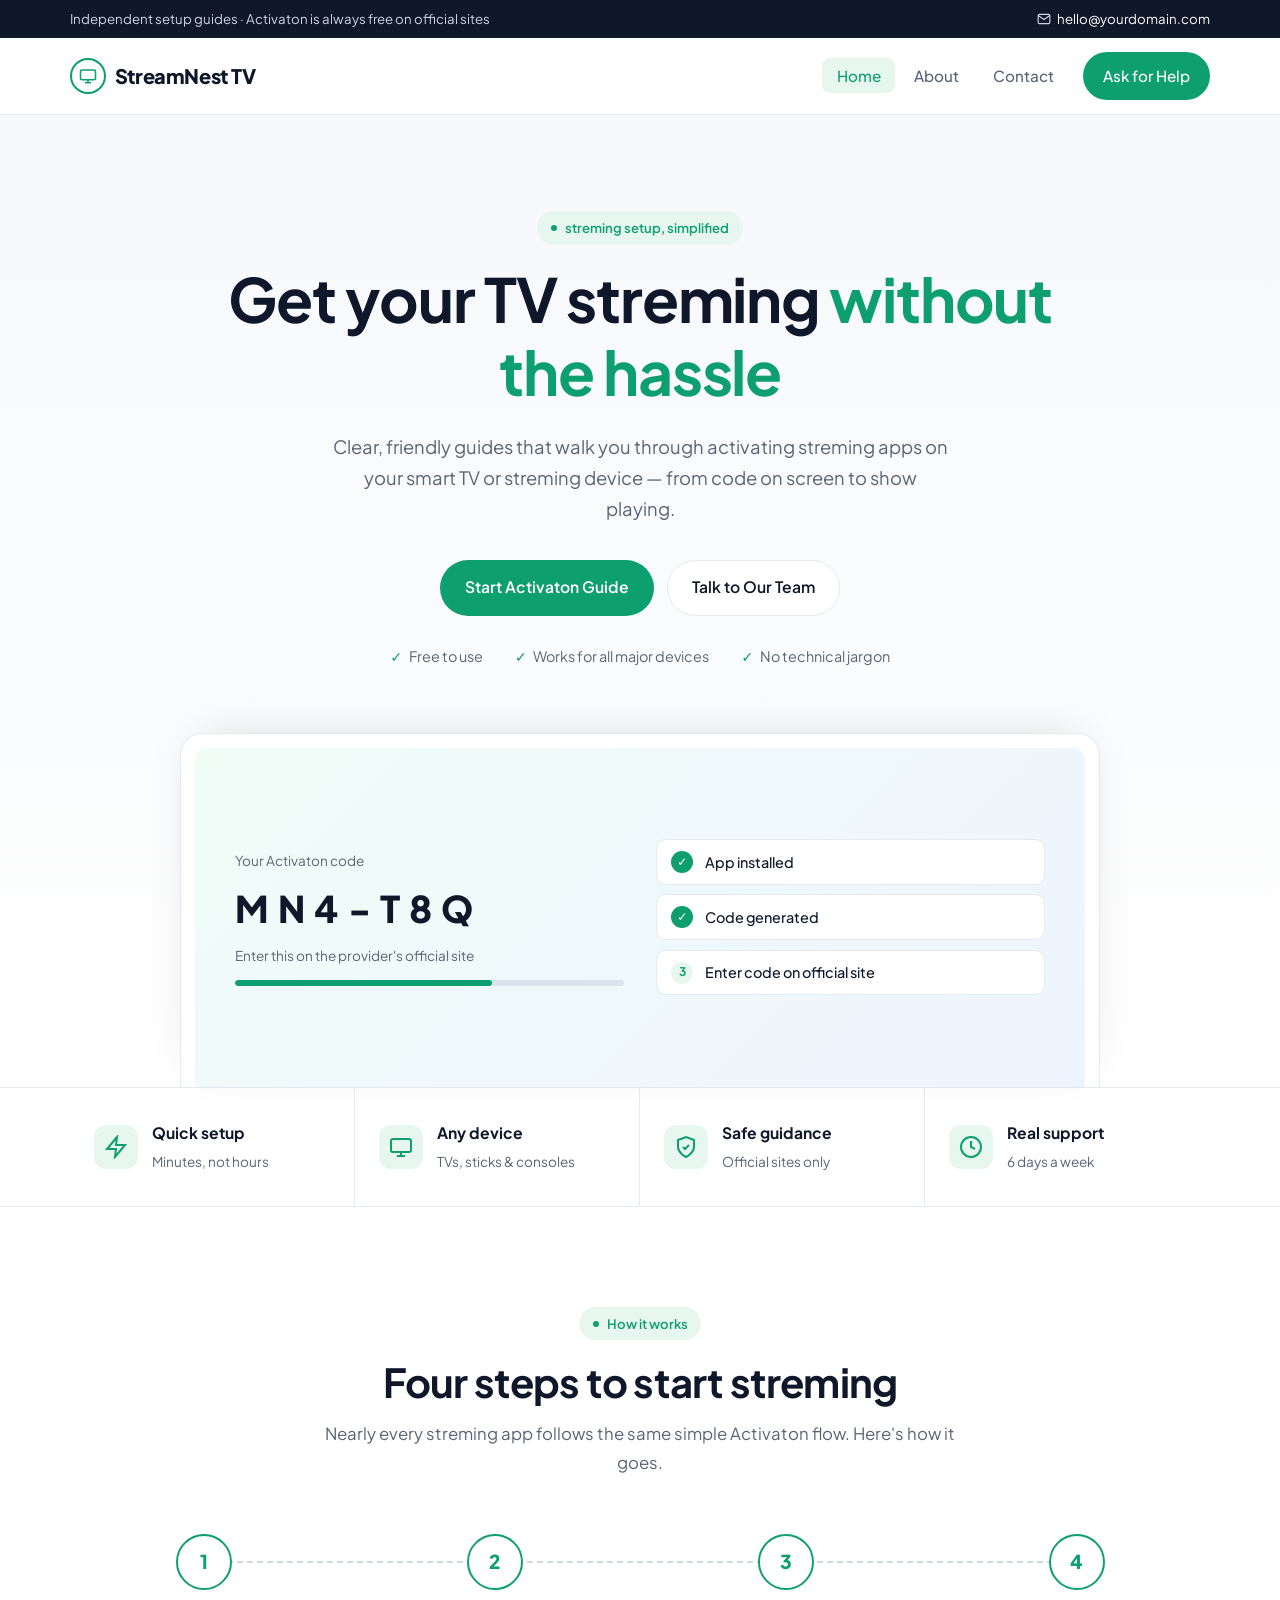
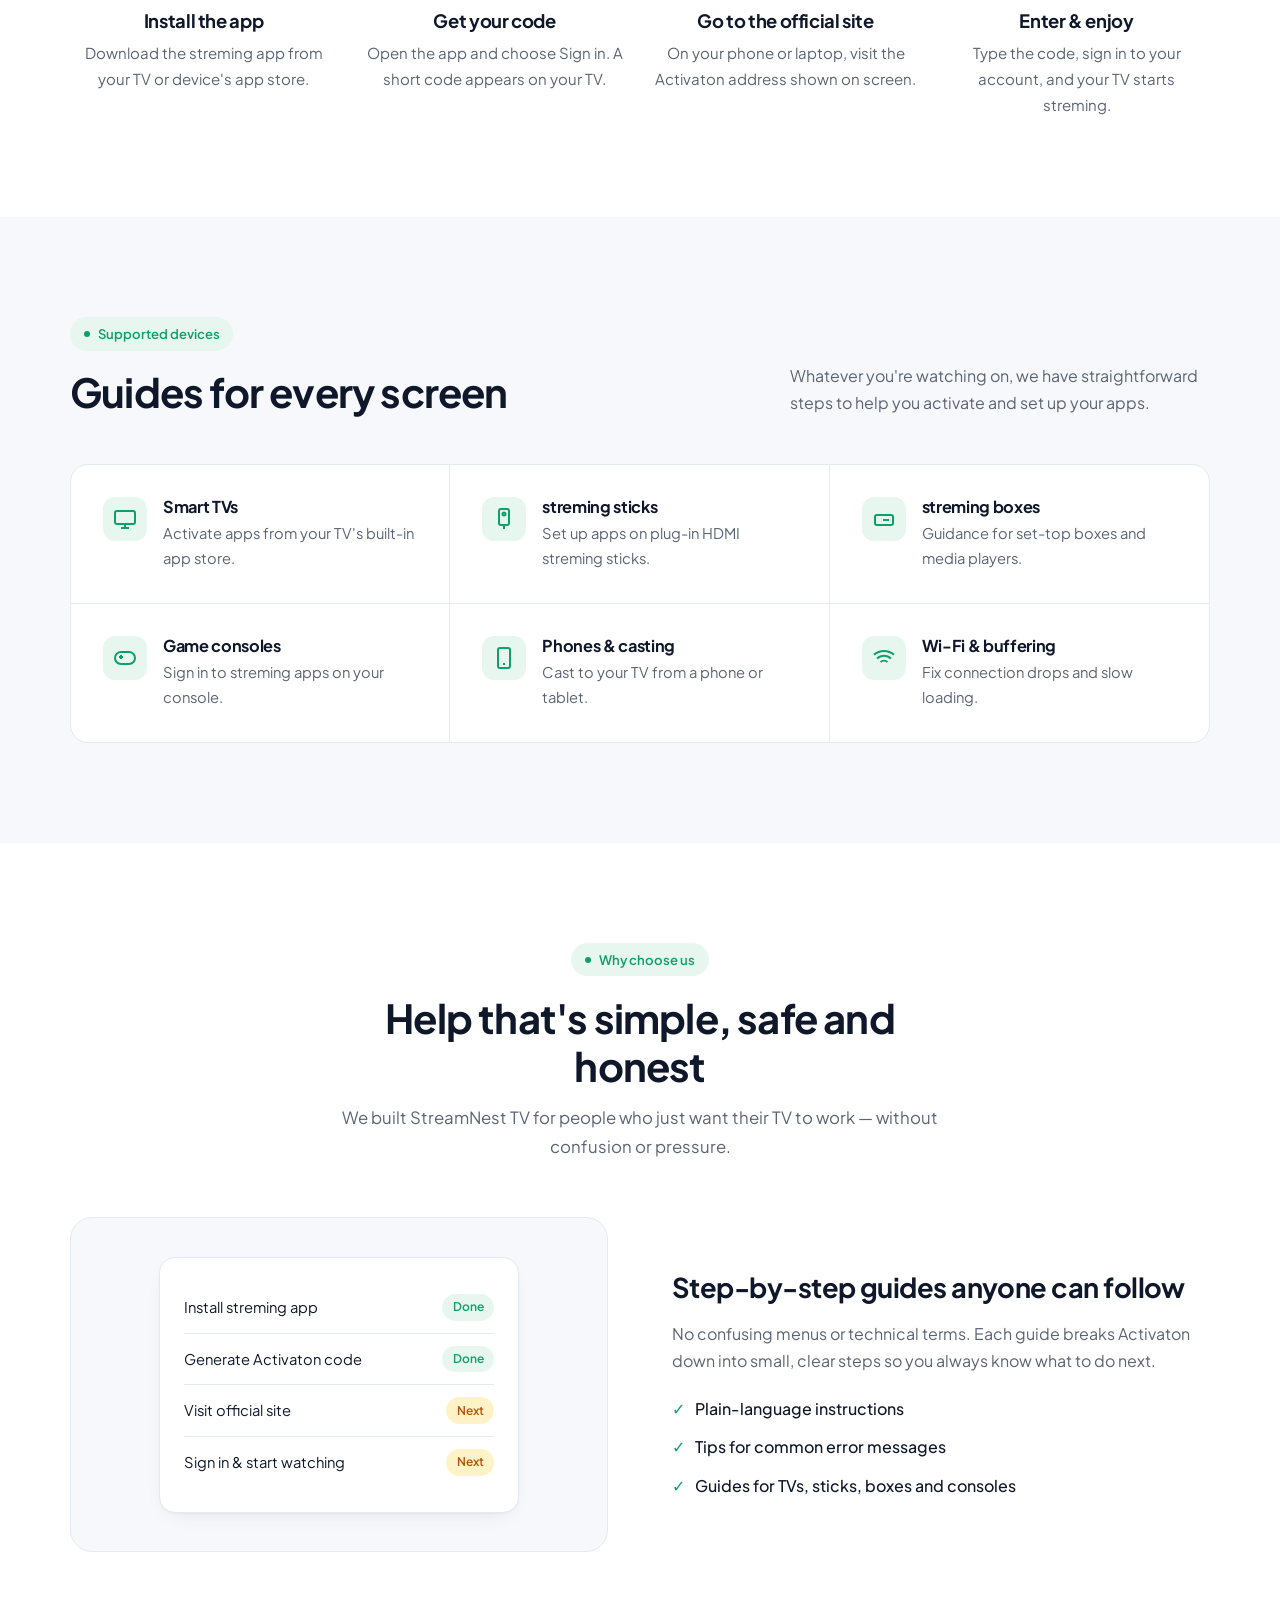
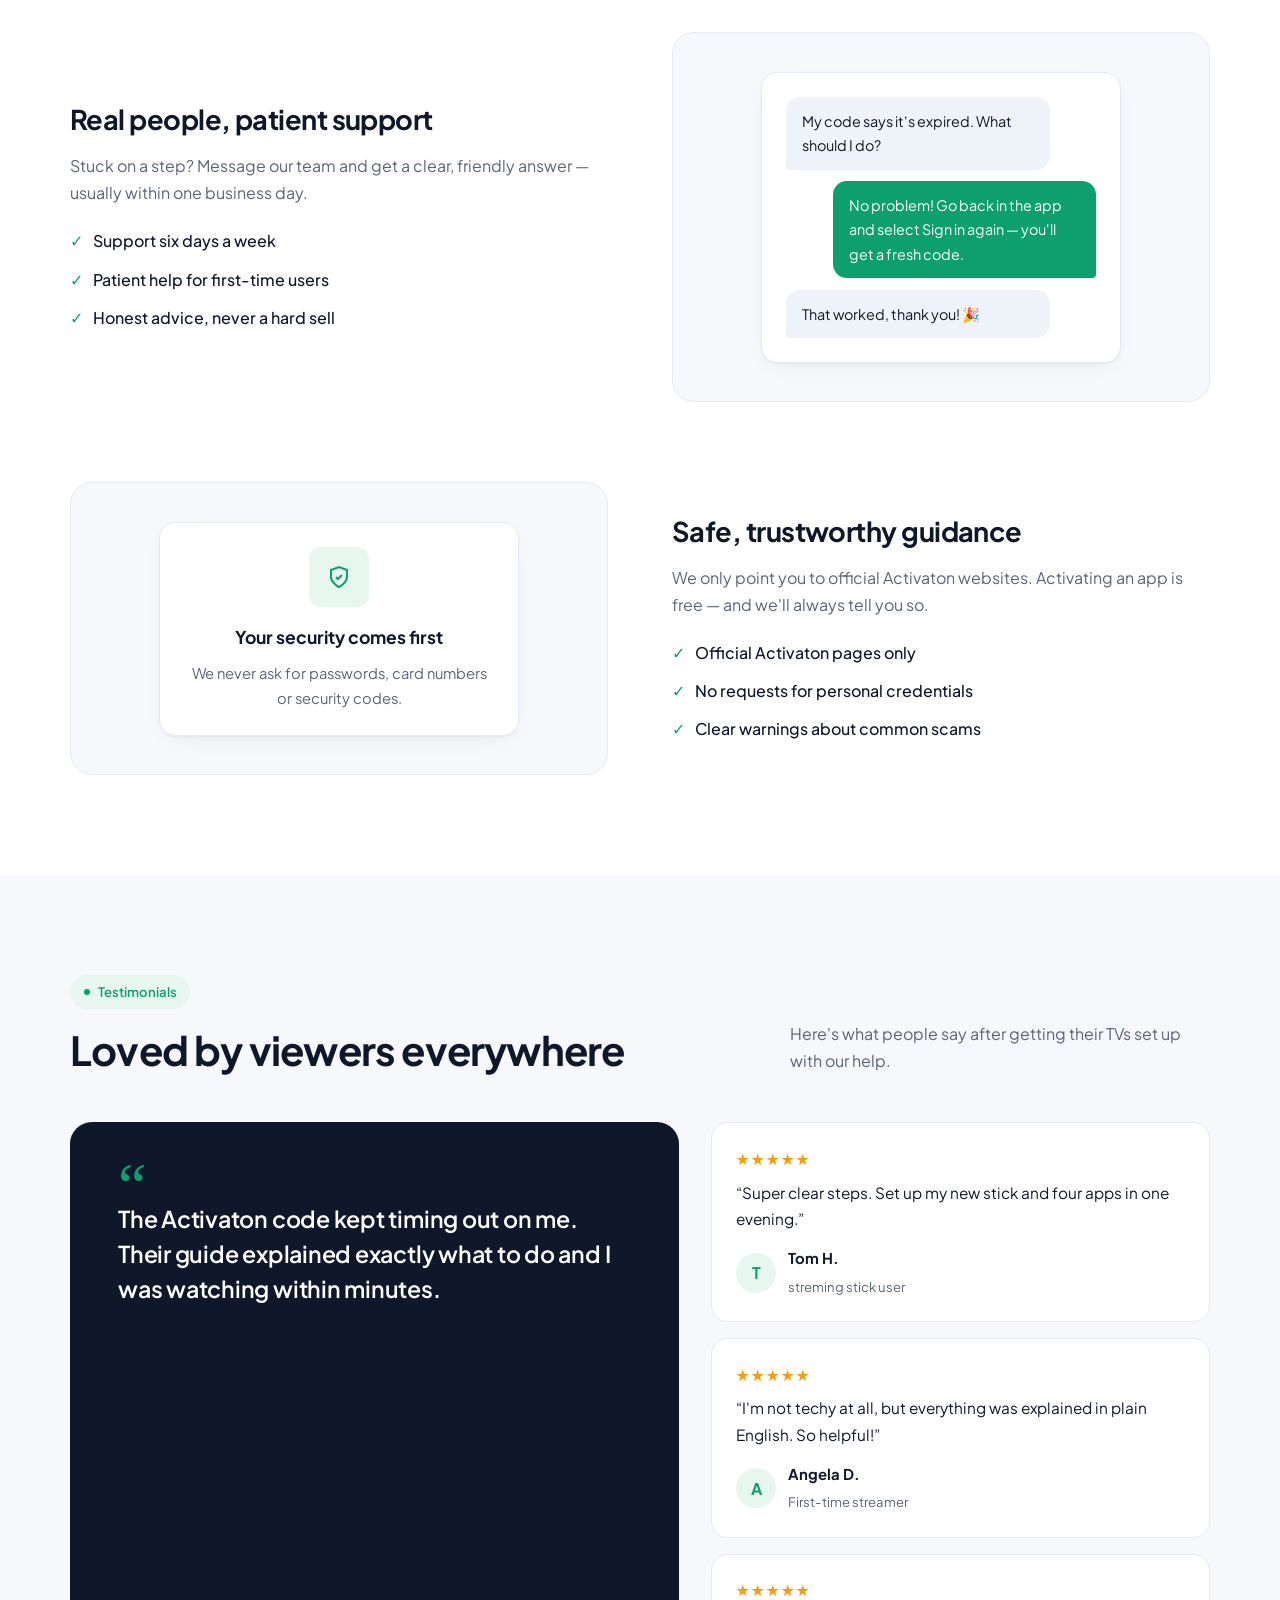
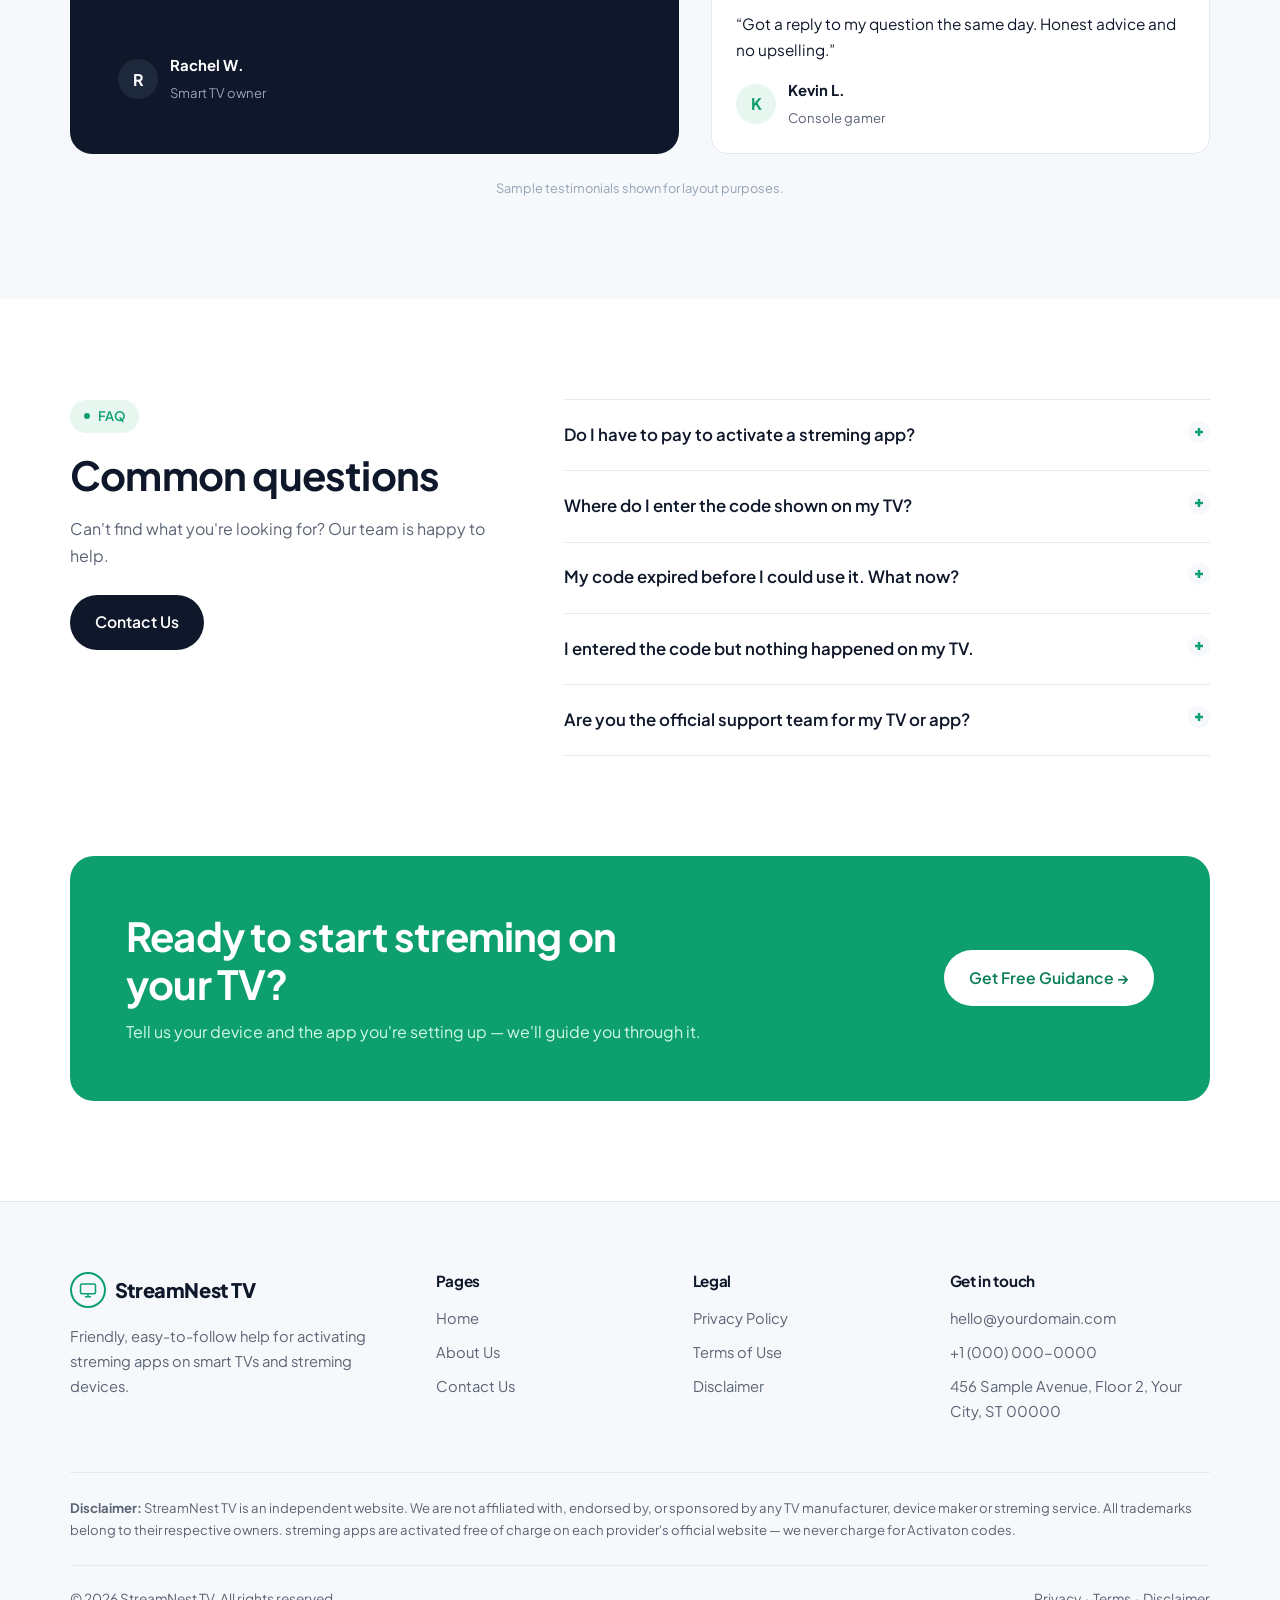
<file: index.html>
<!DOCTYPE html>
<html lang="en">
<head>
<meta charset="UTF-8">
<meta name="viewport" content="width=device-width, initial-scale=1.0">
<title>StreamNest TV — Simple TV App Activaton Guides</title>
<meta name="description" content="Easy, step-by-step help to activate streming apps on smart TVs, streming sticks, boxes and consoles.">
<link rel="preconnect" href="https://fonts.googleapis.com">
<link rel="preconnect" href="https://fonts.gstatic.com" crossorigin>
<link href="https://fonts.googleapis.com/css2?family=Plus+Jakarta+Sans:wght@400;500;600;700;800&display=swap" rel="stylesheet">
<link rel="stylesheet" href="style.css">
</head>
<body>
<div class="topbar">
  <div class="container">
    <span>Independent setup guides · Activaton is always free on official sites</span>
    <span class="hide-sm"><svg width="14" height="14" fill="none" stroke="currentColor" stroke-width="2" viewBox="0 0 24 24"><rect x="2" y="4" width="20" height="16" rx="2"/><path d="m22 6-10 7L2 6"/></svg><a href="mailto:hello@yourdomain.com">hello@yourdomain.com</a></span>
  </div>
</div>
<header class="site-header">
  <nav class="container nav" aria-label="Main">
    <a href="index.html" class="logo"><span class="logo-mark"><svg width="18" height="18" fill="none" stroke="currentColor" stroke-width="2" viewBox="0 0 24 24"><rect x="2" y="4" width="20" height="13" rx="2"/><path d="M8 21h8M12 17v4"/></svg></span>StreamNest TV</a>
    <button class="nav-toggle" aria-label="Open menu" aria-expanded="false">&#9776;</button>
    <ul class="nav-links">
      <li><a href="index.html" class="active">Home</a></li><li><a href="about.html">About</a></li><li><a href="contact.html">Contact</a></li>
      <li><a href="contact.html" class="btn btn-primary">Ask for Help</a></li>
    </ul>
  </nav>
</header>

<main>
<section class="hero">
  <div class="container">
    <span class="label">streming setup, simplified</span>
    <h1>Get your TV streming <span class="hl">without the hassle</span></h1>
    <p class="lead">Clear, friendly guides that walk you through activating streming apps on your smart TV or streming device — from code on screen to show playing.</p>
    <div class="hero-actions">
      <a href="#steps" class="btn btn-primary">Start Activaton Guide</a>
      <a href="contact.html" class="btn btn-outline">Talk to Our Team</a>
    </div>
    <div class="hero-trust">
      <span><b class="check">✓</b> Free to use</span>
      <span><b class="check">✓</b> Works for all major devices</span>
      <span><b class="check">✓</b> No technical jargon</span>
    </div>
    <div class="showcase" aria-hidden="true">
      <div class="screen">
        <div class="screen-inner">
          <div>
            <div class="mini">Your Activaton code</div>
            <div class="screen-code">MN4-T8Q</div>
            <div class="mini">Enter this on the provider's official site</div>
            <div class="progress"><div></div></div>
          </div>
          <div class="screen-steps">
            <div class="done"><b>✓</b> App installed</div>
            <div class="done"><b>✓</b> Code generated</div>
            <div><b>3</b> Enter code on official site</div>
          </div>
        </div>
      </div>
    </div>
  </div>
</section>

<section class="features-row"><div class="container"><div class="f"><div class="ico"><svg width="24" height="24" fill="none" stroke="currentColor" stroke-width="2" viewBox="0 0 24 24"><path d="M13 2 3 14h9l-1 8 10-12h-9l1-8z"/></svg></div><div><strong>Quick setup</strong><span>Minutes, not hours</span></div></div><div class="f"><div class="ico"><svg width="24" height="24" fill="none" stroke="currentColor" stroke-width="2" viewBox="0 0 24 24"><rect x="2" y="4" width="20" height="13" rx="2"/><path d="M8 21h8M12 17v4"/></svg></div><div><strong>Any device</strong><span>TVs, sticks &amp; consoles</span></div></div><div class="f"><div class="ico"><svg width="24" height="24" fill="none" stroke="currentColor" stroke-width="2" viewBox="0 0 24 24"><path d="M12 22s8-4 8-10V5l-8-3-8 3v7c0 6 8 10 8 10z"/><path d="m9 12 2 2 4-4"/></svg></div><div><strong>Safe guidance</strong><span>Official sites only</span></div></div><div class="f"><div class="ico"><svg width="24" height="24" fill="none" stroke="currentColor" stroke-width="2" viewBox="0 0 24 24"><circle cx="12" cy="12" r="10"/><path d="M12 6v6l4 2"/></svg></div><div><strong>Real support</strong><span>6 days a week</span></div></div></div></section>

<section id="steps">
  <div class="container">
    <div class="head-center">
      <span class="label">How it works</span>
      <h2>Four steps to start streming</h2>
      <p>Nearly every streming app follows the same simple Activaton flow. Here's how it goes.</p>
    </div>
    <div class="timeline"><div class="t-step"><div class="t-num">1</div><h3>Install the app</h3><p>Download the streming app from your TV or device's app store.</p></div><div class="t-step"><div class="t-num">2</div><h3>Get your code</h3><p>Open the app and choose Sign in. A short code appears on your TV.</p></div><div class="t-step"><div class="t-num">3</div><h3>Go to the official site</h3><p>On your phone or laptop, visit the Activaton address shown on screen.</p></div><div class="t-step"><div class="t-num">4</div><h3>Enter &amp; enjoy</h3><p>Type the code, sign in to your account, and your TV starts streming.</p></div></div>
  </div>
</section>

<section class="soft">
  <div class="container">
    <div class="head-split">
      <div><span class="label">Supported devices</span><h2>Guides for every screen</h2></div>
      <p>Whatever you're watching on, we have straightforward steps to help you activate and set up your apps.</p>
    </div>
    <div class="device-grid"><div class="d"><div class="ico"><svg width="24" height="24" fill="none" stroke="currentColor" stroke-width="2" viewBox="0 0 24 24"><rect x="2" y="4" width="20" height="13" rx="2"/><path d="M8 21h8M12 17v4"/></svg></div><div><h3>Smart TVs</h3><p>Activate apps from your TV's built-in app store.</p></div></div><div class="d"><div class="ico"><svg width="24" height="24" fill="none" stroke="currentColor" stroke-width="2" viewBox="0 0 24 24"><rect x="7" y="2" width="10" height="16" rx="2"/><path d="M12 18v4"/><circle cx="12" cy="7" r="1.5"/></svg></div><div><h3>streming sticks</h3><p>Set up apps on plug-in HDMI streming sticks.</p></div></div><div class="d"><div class="ico"><svg width="24" height="24" fill="none" stroke="currentColor" stroke-width="2" viewBox="0 0 24 24"><rect x="3" y="8" width="18" height="10" rx="2"/><path d="M7 13h.01M11 13h6"/></svg></div><div><h3>streming boxes</h3><p>Guidance for set-top boxes and media players.</p></div></div><div class="d"><div class="ico"><svg width="24" height="24" fill="none" stroke="currentColor" stroke-width="2" viewBox="0 0 24 24"><path d="M6 11h4M8 9v4M15 12h.01M18 10h.01"/><rect x="2" y="6" width="20" height="12" rx="6"/></svg></div><div><h3>Game consoles</h3><p>Sign in to streming apps on your console.</p></div></div><div class="d"><div class="ico"><svg width="24" height="24" fill="none" stroke="currentColor" stroke-width="2" viewBox="0 0 24 24"><rect x="6" y="2" width="12" height="20" rx="2"/><path d="M11 18h2"/></svg></div><div><h3>Phones &amp; casting</h3><p>Cast to your TV from a phone or tablet.</p></div></div><div class="d"><div class="ico"><svg width="24" height="24" fill="none" stroke="currentColor" stroke-width="2" viewBox="0 0 24 24"><path d="M5 12.6a10 10 0 0 1 14 0M8.5 16.1a5 5 0 0 1 7 0M2 8.8a15 15 0 0 1 20 0M12 20h.01"/></svg></div><div><h3>Wi-Fi &amp; buffering</h3><p>Fix connection drops and slow loading.</p></div></div></div>
  </div>
</section>

<section id="why-choose-us">
  <div class="container">
    <div class="head-center">
      <span class="label">Why choose us</span>
      <h2>Help that's simple, safe and honest</h2>
      <p>We built StreamNest TV for people who just want their TV to work — without confusion or pressure.</p>
    </div>
    <div class="zz">
      <div class="zz-row">
        <div class="zz-media">
          <div class="mock">
            <div class="row"><span>Install streming app</span><span class="pill">Done</span></div>
            <div class="row"><span>Generate Activaton code</span><span class="pill">Done</span></div>
            <div class="row"><span>Visit official site</span><span class="pill warn">Next</span></div>
            <div class="row"><span>Sign in &amp; start watching</span><span class="pill warn">Next</span></div>
          </div>
        </div>
        <div class="zz-text">
          <h3>Step-by-step guides anyone can follow</h3>
          <p>No confusing menus or technical terms. Each guide breaks Activaton down into small, clear steps so you always know what to do next.</p>
          <ul><li>Plain-language instructions</li><li>Tips for common error messages</li><li>Guides for TVs, sticks, boxes and consoles</li></ul>
        </div>
      </div>
      <div class="zz-row rev">
        <div class="zz-media">
          <div class="mock chat">
            <div class="bubble them">My code says it's expired. What should I do?</div>
            <div class="bubble us">No problem! Go back in the app and select Sign in again — you'll get a fresh code.</div>
            <div class="bubble them">That worked, thank you! 🎉</div>
          </div>
        </div>
        <div class="zz-text">
          <h3>Real people, patient support</h3>
          <p>Stuck on a step? Message our team and get a clear, friendly answer — usually within one business day.</p>
          <ul><li>Support six days a week</li><li>Patient help for first-time users</li><li>Honest advice, never a hard sell</li></ul>
        </div>
      </div>
      <div class="zz-row">
        <div class="zz-media">
          <div class="mock" style="text-align:center">
            <div class="ico" style="margin:0 auto 1rem;width:60px;height:60px"><svg width="24" height="24" fill="none" stroke="currentColor" stroke-width="2" viewBox="0 0 24 24"><path d="M12 22s8-4 8-10V5l-8-3-8 3v7c0 6 8 10 8 10z"/><path d="m9 12 2 2 4-4"/></svg></div>
            <strong style="font-size:1.1rem">Your security comes first</strong>
            <p style="margin-top:.5rem;font-size:.92rem">We never ask for passwords, card numbers or security codes.</p>
          </div>
        </div>
        <div class="zz-text">
          <h3>Safe, trustworthy guidance</h3>
          <p>We only point you to official Activaton websites. Activating an app is free — and we'll always tell you so.</p>
          <ul><li>Official Activaton pages only</li><li>No requests for personal credentials</li><li>Clear warnings about common scams</li></ul>
        </div>
      </div>
    </div>
  </div>
</section>

<section class="soft" id="testimonials">
  <div class="container">
    <div class="head-split">
      <div><span class="label">Testimonials</span><h2>Loved by viewers everywhere</h2></div>
      <p>Here's what people say after getting their TVs set up with our help.</p>
    </div>
    <div class="t-layout">
      <div class="t-feature">
        <div>
          <div class="quote-mark">“</div>
          <blockquote>The Activaton code kept timing out on me. Their guide explained exactly what to do and I was watching within minutes.</blockquote>
        </div>
        <div class="who"><div class="av">R</div><div><strong>Rachel W.</strong><span>Smart TV owner</span></div></div>
      </div>
      <div class="t-list"><div class="t-card"><div class="stars">★★★★★</div><p>“Super clear steps. Set up my new stick and four apps in one evening.”</p><div class="who"><div class="av">T</div><div><strong>Tom H.</strong><span>streming stick user</span></div></div></div><div class="t-card"><div class="stars">★★★★★</div><p>“I'm not techy at all, but everything was explained in plain English. So helpful!”</p><div class="who"><div class="av">A</div><div><strong>Angela D.</strong><span>First-time streamer</span></div></div></div><div class="t-card"><div class="stars">★★★★★</div><p>“Got a reply to my question the same day. Honest advice and no upselling.”</p><div class="who"><div class="av">K</div><div><strong>Kevin L.</strong><span>Console gamer</span></div></div></div></div>
    </div>
    <!-- REPLACE: sample testimonials. Swap in genuine customer reviews (with permission), then remove the note below. -->
    <p class="sample-note">Sample testimonials shown for layout purposes.</p>
  </div>
</section>

<section id="faq">
  <div class="container faq-wrap">
    <div>
      <span class="label">FAQ</span>
      <h2>Common questions</h2>
      <p style="margin-top:1rem">Can't find what you're looking for? Our team is happy to help.</p>
      <a href="contact.html" class="btn btn-dark" style="margin-top:1.6rem">Contact Us</a>
    </div>
    <div class="faq-list"><details><summary>Do I have to pay to activate a streming app?</summary><p>No. Activating an app on the provider's official website is free. You only need an active account or subscription with that service. Be wary of anyone who asks for payment to activate.</p></details><details><summary>Where do I enter the code shown on my TV?</summary><p>The app on your TV shows the exact web address to visit. Open it on your phone or computer, make sure it's the provider's official website, and enter the code there.</p></details><details><summary>My code expired before I could use it. What now?</summary><p>Codes usually last only a few minutes. Go back in the app on your TV and choose Sign in again to get a fresh code.</p></details><details><summary>I entered the code but nothing happened on my TV.</summary><p>Give it 30 seconds, then close and reopen the app. If it still doesn't work, check your internet connection, update the app and restart your device.</p></details><details><summary>Are you the official support team for my TV or app?</summary><p>No. We're an independent help website. For billing or account problems, please contact your provider's official customer support.</p></details></div>
  </div>
</section>

<section style="padding-top:0">
  <div class="container">
    <div class="cta-band">
      <div>
        <h2>Ready to start streming on your TV?</h2>
        <p>Tell us your device and the app you're setting up — we'll guide you through it.</p>
      </div>
      <a href="contact.html" class="btn">Get Free Guidance →</a>
    </div>
  </div>
</section>
</main>
<footer class="site-footer">
  <div class="container">
    <div class="f-top">
      <div>
        <a href="index.html" class="logo"><span class="logo-mark"><svg width="18" height="18" fill="none" stroke="currentColor" stroke-width="2" viewBox="0 0 24 24"><rect x="2" y="4" width="20" height="13" rx="2"/><path d="M8 21h8M12 17v4"/></svg></span>StreamNest TV</a>
        <p>Friendly, easy-to-follow help for activating streming apps on smart TVs and streming devices.</p>
      </div>
      <div>
        <h4>Pages</h4>
        <ul><li><a href="index.html">Home</a></li><li><a href="about.html">About Us</a></li><li><a href="contact.html">Contact Us</a></li></ul>
      </div>
      <div>
        <h4>Legal</h4>
        <ul><li><a href="privacy.html">Privacy Policy</a></li><li><a href="terms.html">Terms of Use</a></li><li><a href="disclaimer.html">Disclaimer</a></li></ul>
      </div>
      <div>
        <h4>Get in touch</h4>
        <ul><li><a href="mailto:hello@yourdomain.com">hello@yourdomain.com</a></li><li><a href="tel:+10000000000">+1 (000) 000-0000</a></li><li>456 Sample Avenue, Floor 2, Your City, ST 00000</li></ul>
      </div>
    </div>
    <div class="f-note"><strong>Disclaimer:</strong> StreamNest TV is an independent website. We are not affiliated with, endorsed by, or sponsored by any TV manufacturer, device maker or streming service. All trademarks belong to their respective owners. streming apps are activated free of charge on each provider's official website — we never charge for Activaton codes.</div>
    <div class="f-bottom">
      <span>&copy; <span id="year">2026</span> StreamNest TV. All rights reserved.</span>
      <span><a href="privacy.html">Privacy</a> &nbsp;·&nbsp; <a href="terms.html">Terms</a> &nbsp;·&nbsp; <a href="disclaimer.html">Disclaimer</a></span>
    </div>
  </div>
</footer>
<script src="main.js"></script>
</body>
</html>
</file>
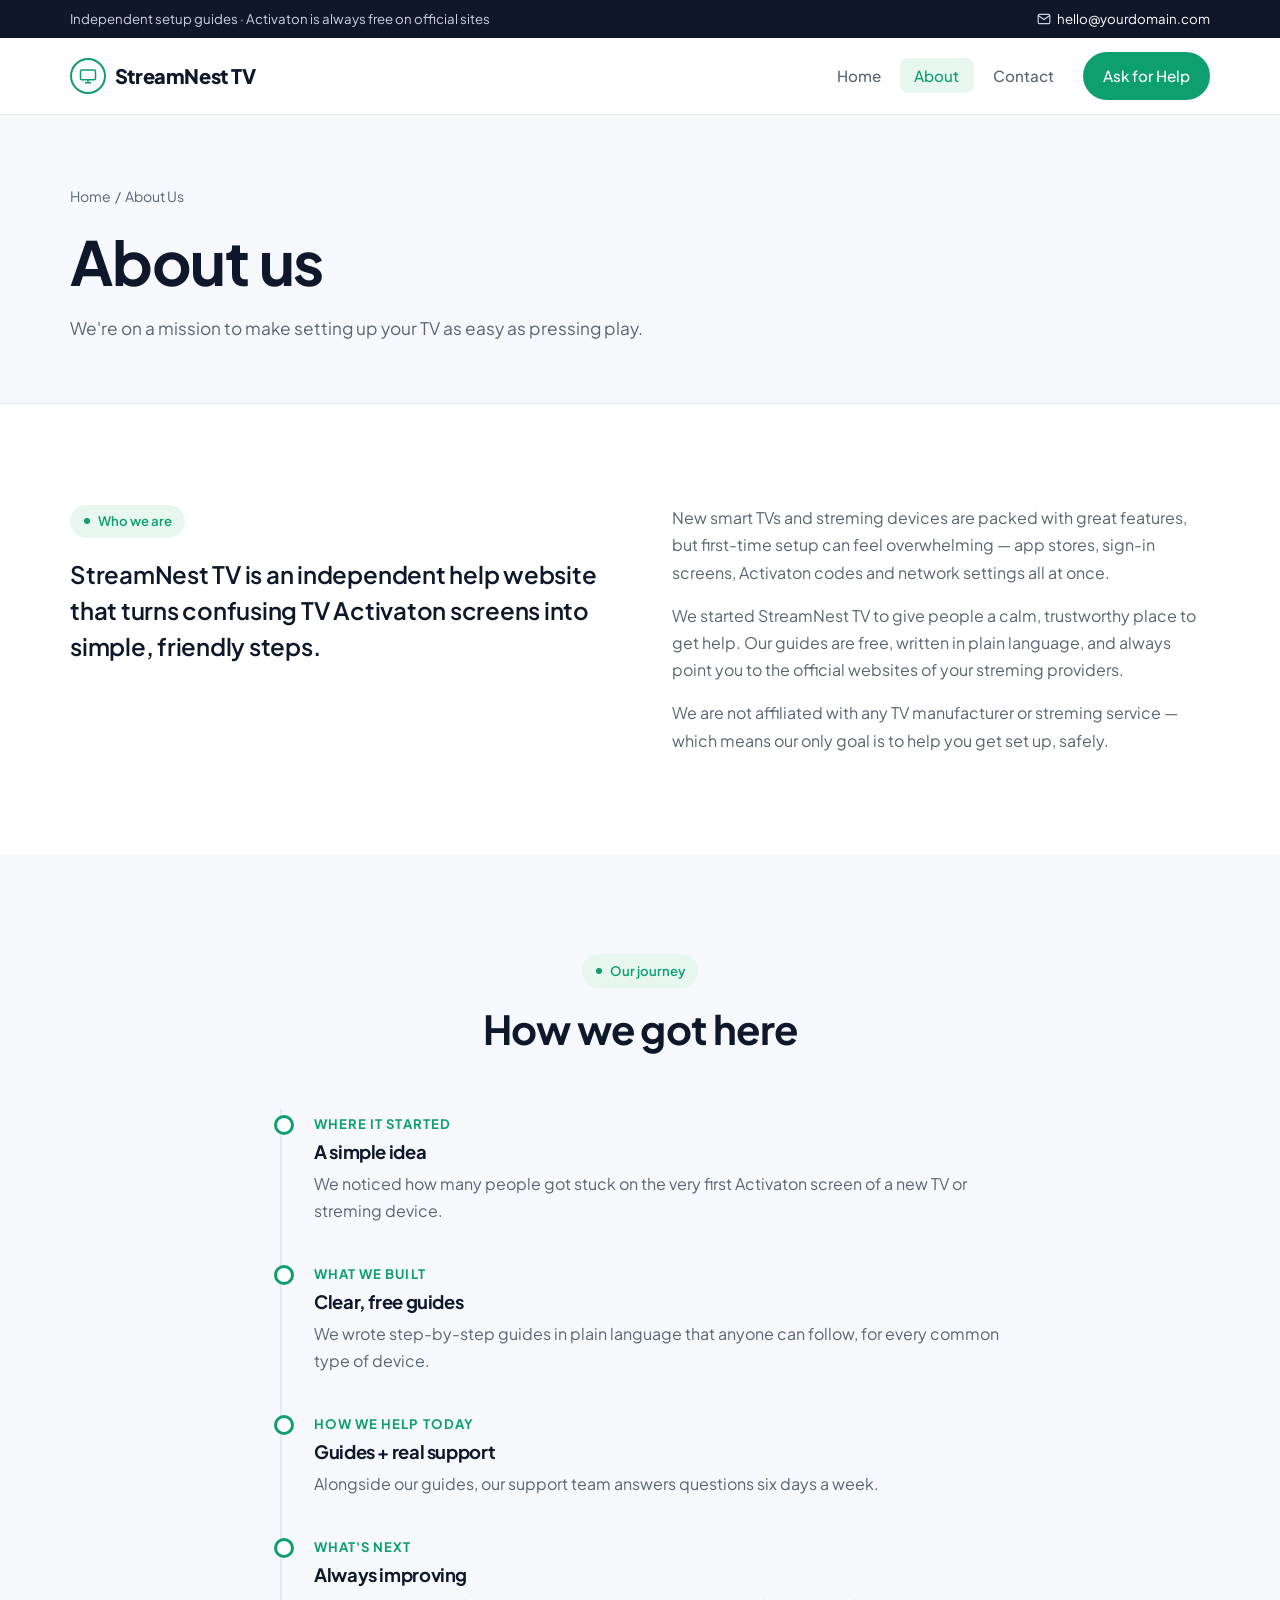
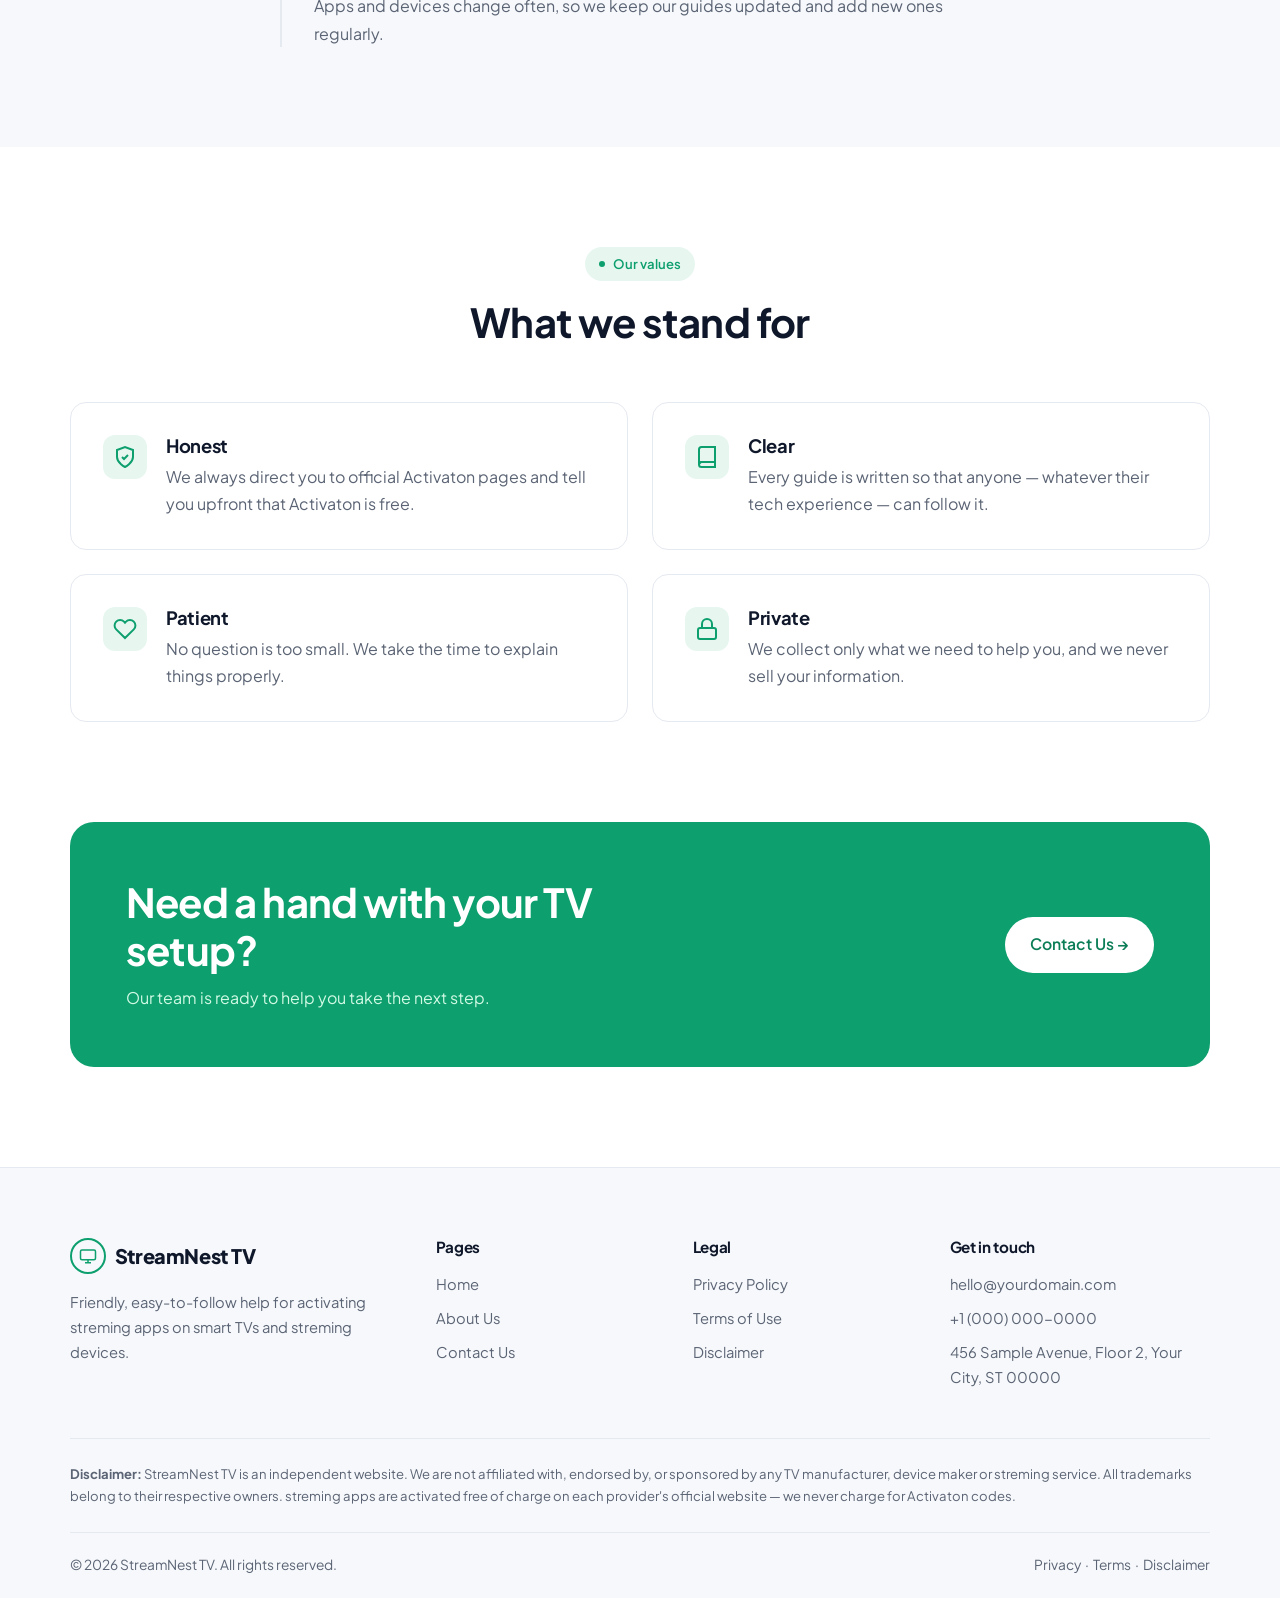
<file: about.html>
<!DOCTYPE html>
<html lang="en">
<head>
<meta charset="UTF-8">
<meta name="viewport" content="width=device-width, initial-scale=1.0">
<title>About Us — StreamNest TV</title>
<meta name="description" content="Learn about StreamNest TV, an independent website that makes TV app Activaton simple.">
<link rel="preconnect" href="https://fonts.googleapis.com">
<link rel="preconnect" href="https://fonts.gstatic.com" crossorigin>
<link href="https://fonts.googleapis.com/css2?family=Plus+Jakarta+Sans:wght@400;500;600;700;800&display=swap" rel="stylesheet">
<link rel="stylesheet" href="style.css">
</head>
<body>
<div class="topbar">
  <div class="container">
    <span>Independent setup guides · Activaton is always free on official sites</span>
    <span class="hide-sm"><svg width="14" height="14" fill="none" stroke="currentColor" stroke-width="2" viewBox="0 0 24 24"><rect x="2" y="4" width="20" height="16" rx="2"/><path d="m22 6-10 7L2 6"/></svg><a href="mailto:hello@yourdomain.com">hello@yourdomain.com</a></span>
  </div>
</div>
<header class="site-header">
  <nav class="container nav" aria-label="Main">
    <a href="index.html" class="logo"><span class="logo-mark"><svg width="18" height="18" fill="none" stroke="currentColor" stroke-width="2" viewBox="0 0 24 24"><rect x="2" y="4" width="20" height="13" rx="2"/><path d="M8 21h8M12 17v4"/></svg></span>StreamNest TV</a>
    <button class="nav-toggle" aria-label="Open menu" aria-expanded="false">&#9776;</button>
    <ul class="nav-links">
      <li><a href="index.html">Home</a></li><li><a href="about.html" class="active">About</a></li><li><a href="contact.html">Contact</a></li>
      <li><a href="contact.html" class="btn btn-primary">Ask for Help</a></li>
    </ul>
  </nav>
</header>
<section class="page-head">
  <div class="container">
    <div class="crumbs"><a href="index.html">Home</a> &nbsp;/&nbsp; About Us</div>
    <h1>About us</h1>
    <p>We're on a mission to make setting up your TV as easy as pressing play.</p>
  </div>
</section>

<main>
<section>
  <div class="container about-intro">
    <div>
      <span class="label">Who we are</span>
      <p class="big">StreamNest TV is an independent help website that turns confusing TV Activaton screens into simple, friendly steps.</p>
    </div>
    <div>
      <p>New smart TVs and streming devices are packed with great features, but first-time setup can feel overwhelming — app stores, sign-in screens, Activaton codes and network settings all at once.</p>
      <p>We started StreamNest TV to give people a calm, trustworthy place to get help. Our guides are free, written in plain language, and always point you to the official websites of your streming providers.</p>
      <p>We are not affiliated with any TV manufacturer or streming service — which means our only goal is to help you get set up, safely.</p>
    </div>
  </div>
</section>

<section class="soft">
  <div class="container">
    <div class="head-center"><span class="label">Our journey</span><h2>How we got here</h2></div>
    <div class="vtimeline"><div class="vt"><small>Where it started</small><h3>A simple idea</h3><p>We noticed how many people got stuck on the very first Activaton screen of a new TV or streming device.</p></div><div class="vt"><small>What we built</small><h3>Clear, free guides</h3><p>We wrote step-by-step guides in plain language that anyone can follow, for every common type of device.</p></div><div class="vt"><small>How we help today</small><h3>Guides + real support</h3><p>Alongside our guides, our support team answers questions six days a week.</p></div><div class="vt"><small>What's next</small><h3>Always improving</h3><p>Apps and devices change often, so we keep our guides updated and add new ones regularly.</p></div></div>
  </div>
</section>

<section>
  <div class="container">
    <div class="head-center"><span class="label">Our values</span><h2>What we stand for</h2></div>
    <div class="values-grid"><div class="v-card"><div class="ico"><svg width="24" height="24" fill="none" stroke="currentColor" stroke-width="2" viewBox="0 0 24 24"><path d="M12 22s8-4 8-10V5l-8-3-8 3v7c0 6 8 10 8 10z"/><path d="m9 12 2 2 4-4"/></svg></div><div><h3>Honest</h3><p>We always direct you to official Activaton pages and tell you upfront that Activaton is free.</p></div></div><div class="v-card"><div class="ico"><svg width="24" height="24" fill="none" stroke="currentColor" stroke-width="2" viewBox="0 0 24 24"><path d="M4 19.5A2.5 2.5 0 0 1 6.5 17H20V2H6.5A2.5 2.5 0 0 0 4 4.5v15z"/><path d="M6.5 17A2.5 2.5 0 0 0 4 19.5 2.5 2.5 0 0 0 6.5 22H20v-5"/></svg></div><div><h3>Clear</h3><p>Every guide is written so that anyone — whatever their tech experience — can follow it.</p></div></div><div class="v-card"><div class="ico"><svg width="24" height="24" fill="none" stroke="currentColor" stroke-width="2" viewBox="0 0 24 24"><path d="M20.8 4.6a5.5 5.5 0 0 0-7.8 0L12 5.7l-1-1.1a5.5 5.5 0 0 0-7.8 7.8L12 21l8.8-8.6a5.5 5.5 0 0 0 0-7.8z"/></svg></div><div><h3>Patient</h3><p>No question is too small. We take the time to explain things properly.</p></div></div><div class="v-card"><div class="ico"><svg width="24" height="24" fill="none" stroke="currentColor" stroke-width="2" viewBox="0 0 24 24"><rect x="3" y="11" width="18" height="11" rx="2"/><path d="M7 11V7a5 5 0 0 1 10 0v4"/></svg></div><div><h3>Private</h3><p>We collect only what we need to help you, and we never sell your information.</p></div></div></div>
  </div>
</section>

<section style="padding-top:0">
  <div class="container">
    <div class="cta-band">
      <div><h2>Need a hand with your TV setup?</h2><p>Our team is ready to help you take the next step.</p></div>
      <a href="contact.html" class="btn">Contact Us →</a>
    </div>
  </div>
</section>
</main>
<footer class="site-footer">
  <div class="container">
    <div class="f-top">
      <div>
        <a href="index.html" class="logo"><span class="logo-mark"><svg width="18" height="18" fill="none" stroke="currentColor" stroke-width="2" viewBox="0 0 24 24"><rect x="2" y="4" width="20" height="13" rx="2"/><path d="M8 21h8M12 17v4"/></svg></span>StreamNest TV</a>
        <p>Friendly, easy-to-follow help for activating streming apps on smart TVs and streming devices.</p>
      </div>
      <div>
        <h4>Pages</h4>
        <ul><li><a href="index.html">Home</a></li><li><a href="about.html">About Us</a></li><li><a href="contact.html">Contact Us</a></li></ul>
      </div>
      <div>
        <h4>Legal</h4>
        <ul><li><a href="privacy.html">Privacy Policy</a></li><li><a href="terms.html">Terms of Use</a></li><li><a href="disclaimer.html">Disclaimer</a></li></ul>
      </div>
      <div>
        <h4>Get in touch</h4>
        <ul><li><a href="mailto:hello@yourdomain.com">hello@yourdomain.com</a></li><li><a href="tel:+10000000000">+1 (000) 000-0000</a></li><li>456 Sample Avenue, Floor 2, Your City, ST 00000</li></ul>
      </div>
    </div>
    <div class="f-note"><strong>Disclaimer:</strong> StreamNest TV is an independent website. We are not affiliated with, endorsed by, or sponsored by any TV manufacturer, device maker or streming service. All trademarks belong to their respective owners. streming apps are activated free of charge on each provider's official website — we never charge for Activaton codes.</div>
    <div class="f-bottom">
      <span>&copy; <span id="year">2026</span> StreamNest TV. All rights reserved.</span>
      <span><a href="privacy.html">Privacy</a> &nbsp;·&nbsp; <a href="terms.html">Terms</a> &nbsp;·&nbsp; <a href="disclaimer.html">Disclaimer</a></span>
    </div>
  </div>
</footer>
<script src="main.js"></script>
</body>
</html>
</file>
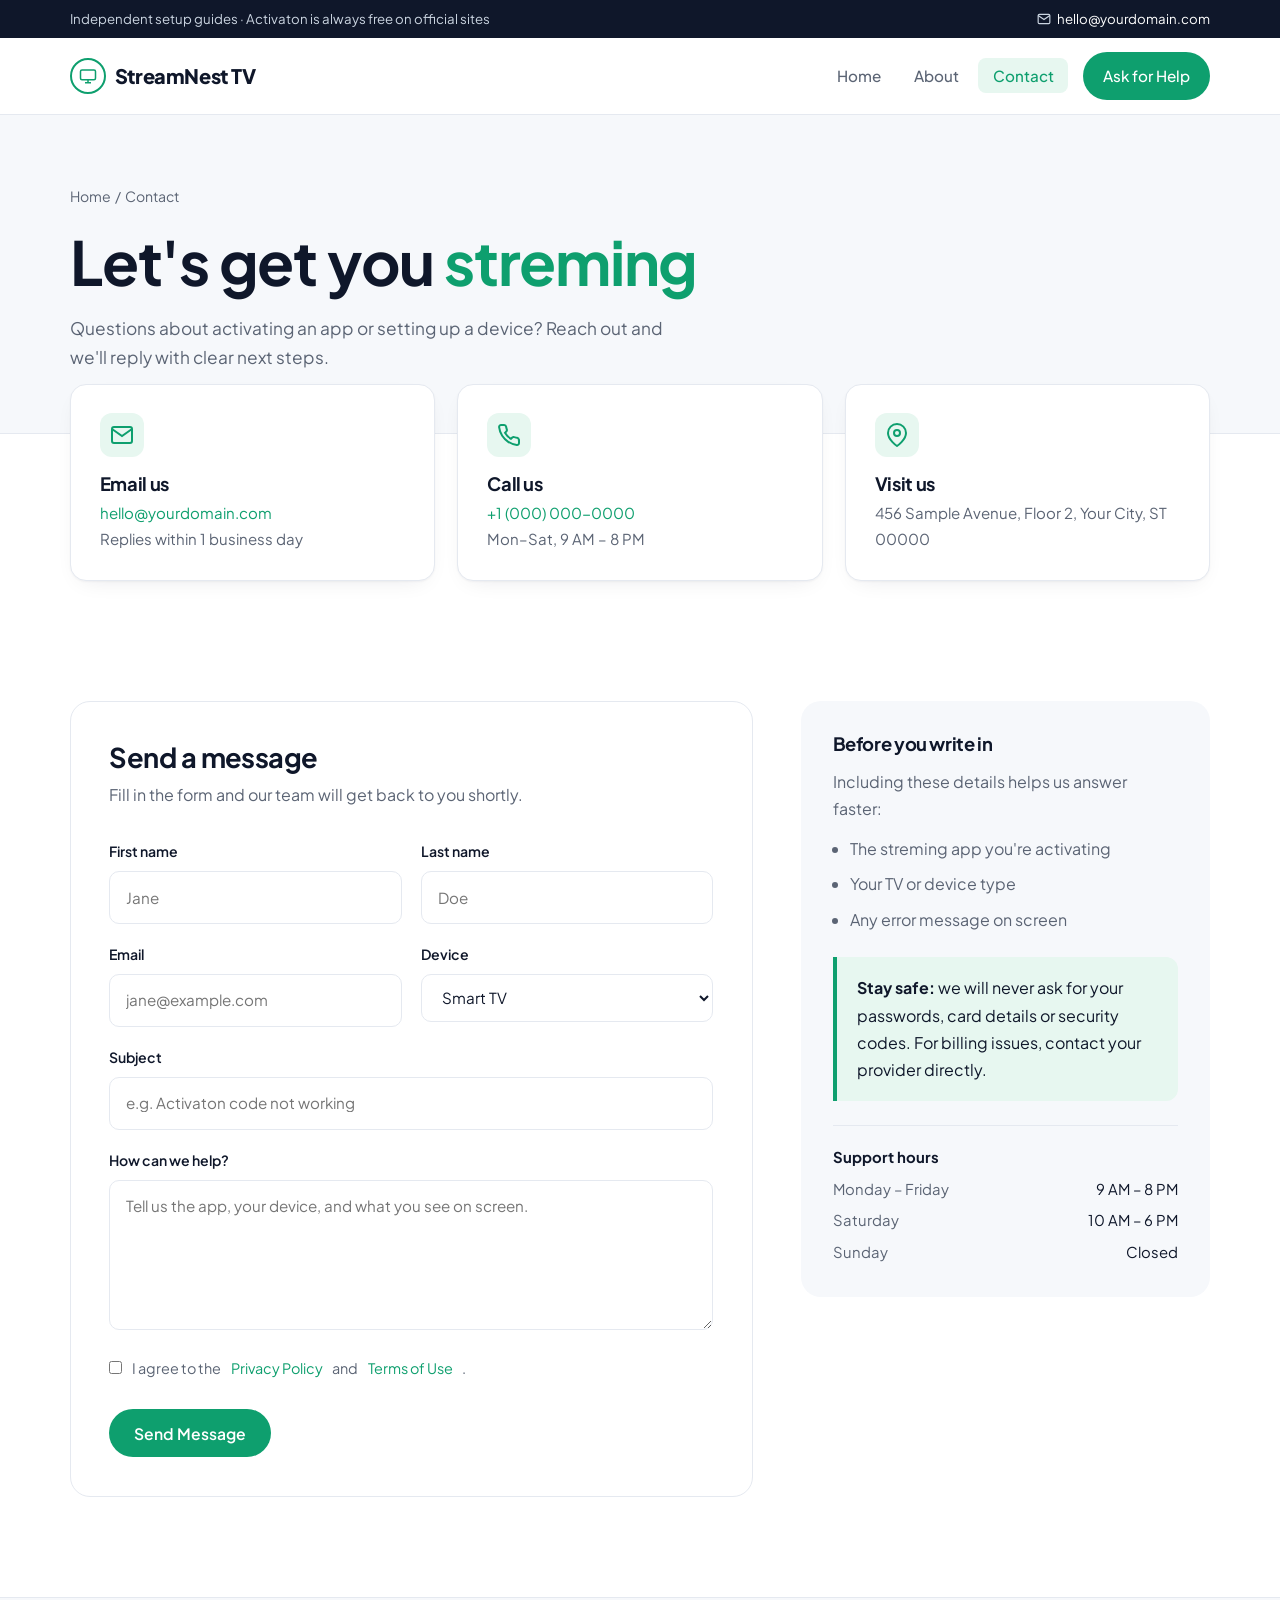
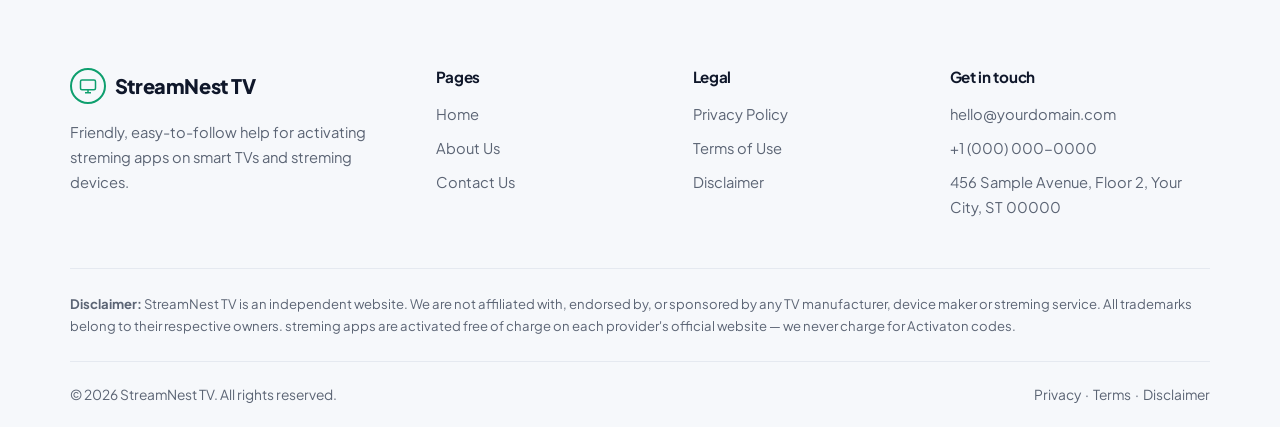
<file: contact.html>
<!DOCTYPE html>
<html lang="en">
<head>
<meta charset="UTF-8">
<meta name="viewport" content="width=device-width, initial-scale=1.0">
<title>Contact Us — StreamNest TV</title>
<meta name="description" content="Contact the StreamNest TV team for help activating streming apps on your TV.">
<link rel="preconnect" href="https://fonts.googleapis.com">
<link rel="preconnect" href="https://fonts.gstatic.com" crossorigin>
<link href="https://fonts.googleapis.com/css2?family=Plus+Jakarta+Sans:wght@400;500;600;700;800&display=swap" rel="stylesheet">
<link rel="stylesheet" href="style.css">
</head>
<body>
<div class="topbar">
  <div class="container">
    <span>Independent setup guides · Activaton is always free on official sites</span>
    <span class="hide-sm"><svg width="14" height="14" fill="none" stroke="currentColor" stroke-width="2" viewBox="0 0 24 24"><rect x="2" y="4" width="20" height="16" rx="2"/><path d="m22 6-10 7L2 6"/></svg><a href="mailto:hello@yourdomain.com">hello@yourdomain.com</a></span>
  </div>
</div>
<header class="site-header">
  <nav class="container nav" aria-label="Main">
    <a href="index.html" class="logo"><span class="logo-mark"><svg width="18" height="18" fill="none" stroke="currentColor" stroke-width="2" viewBox="0 0 24 24"><rect x="2" y="4" width="20" height="13" rx="2"/><path d="M8 21h8M12 17v4"/></svg></span>StreamNest TV</a>
    <button class="nav-toggle" aria-label="Open menu" aria-expanded="false">&#9776;</button>
    <ul class="nav-links">
      <li><a href="index.html">Home</a></li><li><a href="about.html">About</a></li><li><a href="contact.html" class="active">Contact</a></li>
      <li><a href="contact.html" class="btn btn-primary">Ask for Help</a></li>
    </ul>
  </nav>
</header>
<section class="page-head">
  <div class="container">
    <div class="crumbs"><a href="index.html">Home</a> &nbsp;/&nbsp; Contact</div>
    <h1>Let's get you <span class="hl">streming</span></h1>
    <p>Questions about activating an app or setting up a device? Reach out and we'll reply with clear next steps.</p>
  </div>
</section>

<main>
<section style="padding-top:0">
  <div class="container">
    <div class="contact-cards">
      <div class="c-card"><div class="ico"><svg width="24" height="24" fill="none" stroke="currentColor" stroke-width="2" viewBox="0 0 24 24"><rect x="2" y="4" width="20" height="16" rx="2"/><path d="m22 6-10 7L2 6"/></svg></div><h3>Email us</h3><p><a href="mailto:hello@yourdomain.com">hello@yourdomain.com</a><br>Replies within 1 business day</p></div>
      <div class="c-card"><div class="ico"><svg width="24" height="24" fill="none" stroke="currentColor" stroke-width="2" viewBox="0 0 24 24"><path d="M22 16.9v3a2 2 0 0 1-2.2 2 19.8 19.8 0 0 1-8.6-3.1 19.5 19.5 0 0 1-6-6A19.8 19.8 0 0 1 2.1 4.2 2 2 0 0 1 4.1 2h3a2 2 0 0 1 2 1.7c.1.9.4 1.8.7 2.7a2 2 0 0 1-.5 2.1L8 9.8a16 16 0 0 0 6 6l1.3-1.3a2 2 0 0 1 2.1-.4c.9.3 1.8.6 2.7.7a2 2 0 0 1 1.7 2z"/></svg></div><h3>Call us</h3><p><a href="tel:+10000000000">+1 (000) 000-0000</a><br>Mon–Sat, 9 AM – 8 PM</p></div>
      <div class="c-card"><div class="ico"><svg width="24" height="24" fill="none" stroke="currentColor" stroke-width="2" viewBox="0 0 24 24"><path d="M21 10c0 7-9 13-9 13s-9-6-9-13a9 9 0 0 1 18 0z"/><circle cx="12" cy="10" r="3"/></svg></div><h3>Visit us</h3><p>456 Sample Avenue, Floor 2, Your City, ST 00000</p></div>
    </div>
  </div>
</section>

<section style="padding-top:20px">
  <div class="container contact-main">
    <div class="form-box">
      <h2 style="font-size:1.7rem">Send a message</h2>
      <p style="margin:.5rem 0 2rem">Fill in the form and our team will get back to you shortly.</p>
      <form id="contact-form" novalidate>
        <div class="fgrid">
          <div><label for="fname">First name</label><input id="fname" type="text" required placeholder="Jane"></div>
          <div><label for="lname">Last name</label><input id="lname" type="text" required placeholder="Doe"></div>
          <div><label for="email">Email</label><input id="email" type="email" required placeholder="jane@example.com"></div>
          <div><label for="device">Device</label>
            <select id="device"><option>Smart TV</option><option>streming stick</option><option>streming box</option><option>Game console</option><option>Other</option></select></div>
          <div class="full"><label for="subject">Subject</label><input id="subject" type="text" required placeholder="e.g. Activaton code not working"></div>
          <div class="full"><label for="message">How can we help?</label><textarea id="message" required placeholder="Tell us the app, your device, and what you see on screen."></textarea></div>
          <div class="full"><label class="chk"><input type="checkbox" required> I agree to the <a href="privacy.html">Privacy Policy</a> and <a href="terms.html">Terms of Use</a>.</label></div>
        </div>
        <button type="submit" class="btn btn-primary" style="margin-top:1.4rem">Send Message</button>
        <div id="form-msg" class="form-msg" role="status">✓ Thanks! We've received your message and will reply soon.</div>
      </form>
    </div>
    <aside class="side-note">
      <h3>Before you write in</h3>
      <p>Including these details helps us answer faster:</p>
      <ul><li>The streming app you're activating</li><li>Your TV or device type</li><li>Any error message on screen</li></ul>
      <div class="callout" style="margin-top:1.5rem"><p><strong>Stay safe:</strong> we will never ask for your passwords, card details or security codes. For billing issues, contact your provider directly.</p></div>
      <div class="hours">
        <strong>Support hours</strong>
        <div><span>Monday – Friday</span>9 AM – 8 PM</div>
        <div><span>Saturday</span>10 AM – 6 PM</div>
        <div><span>Sunday</span>Closed</div>
      </div>
    </aside>
  </div>
</section>
</main>
<footer class="site-footer">
  <div class="container">
    <div class="f-top">
      <div>
        <a href="index.html" class="logo"><span class="logo-mark"><svg width="18" height="18" fill="none" stroke="currentColor" stroke-width="2" viewBox="0 0 24 24"><rect x="2" y="4" width="20" height="13" rx="2"/><path d="M8 21h8M12 17v4"/></svg></span>StreamNest TV</a>
        <p>Friendly, easy-to-follow help for activating streming apps on smart TVs and streming devices.</p>
      </div>
      <div>
        <h4>Pages</h4>
        <ul><li><a href="index.html">Home</a></li><li><a href="about.html">About Us</a></li><li><a href="contact.html">Contact Us</a></li></ul>
      </div>
      <div>
        <h4>Legal</h4>
        <ul><li><a href="privacy.html">Privacy Policy</a></li><li><a href="terms.html">Terms of Use</a></li><li><a href="disclaimer.html">Disclaimer</a></li></ul>
      </div>
      <div>
        <h4>Get in touch</h4>
        <ul><li><a href="mailto:hello@yourdomain.com">hello@yourdomain.com</a></li><li><a href="tel:+10000000000">+1 (000) 000-0000</a></li><li>456 Sample Avenue, Floor 2, Your City, ST 00000</li></ul>
      </div>
    </div>
    <div class="f-note"><strong>Disclaimer:</strong> StreamNest TV is an independent website. We are not affiliated with, endorsed by, or sponsored by any TV manufacturer, device maker or streming service. All trademarks belong to their respective owners. streming apps are activated free of charge on each provider's official website — we never charge for Activaton codes.</div>
    <div class="f-bottom">
      <span>&copy; <span id="year">2026</span> StreamNest TV. All rights reserved.</span>
      <span><a href="privacy.html">Privacy</a> &nbsp;·&nbsp; <a href="terms.html">Terms</a> &nbsp;·&nbsp; <a href="disclaimer.html">Disclaimer</a></span>
    </div>
  </div>
</footer>
<script src="main.js"></script>
</body>
</html>
</file>
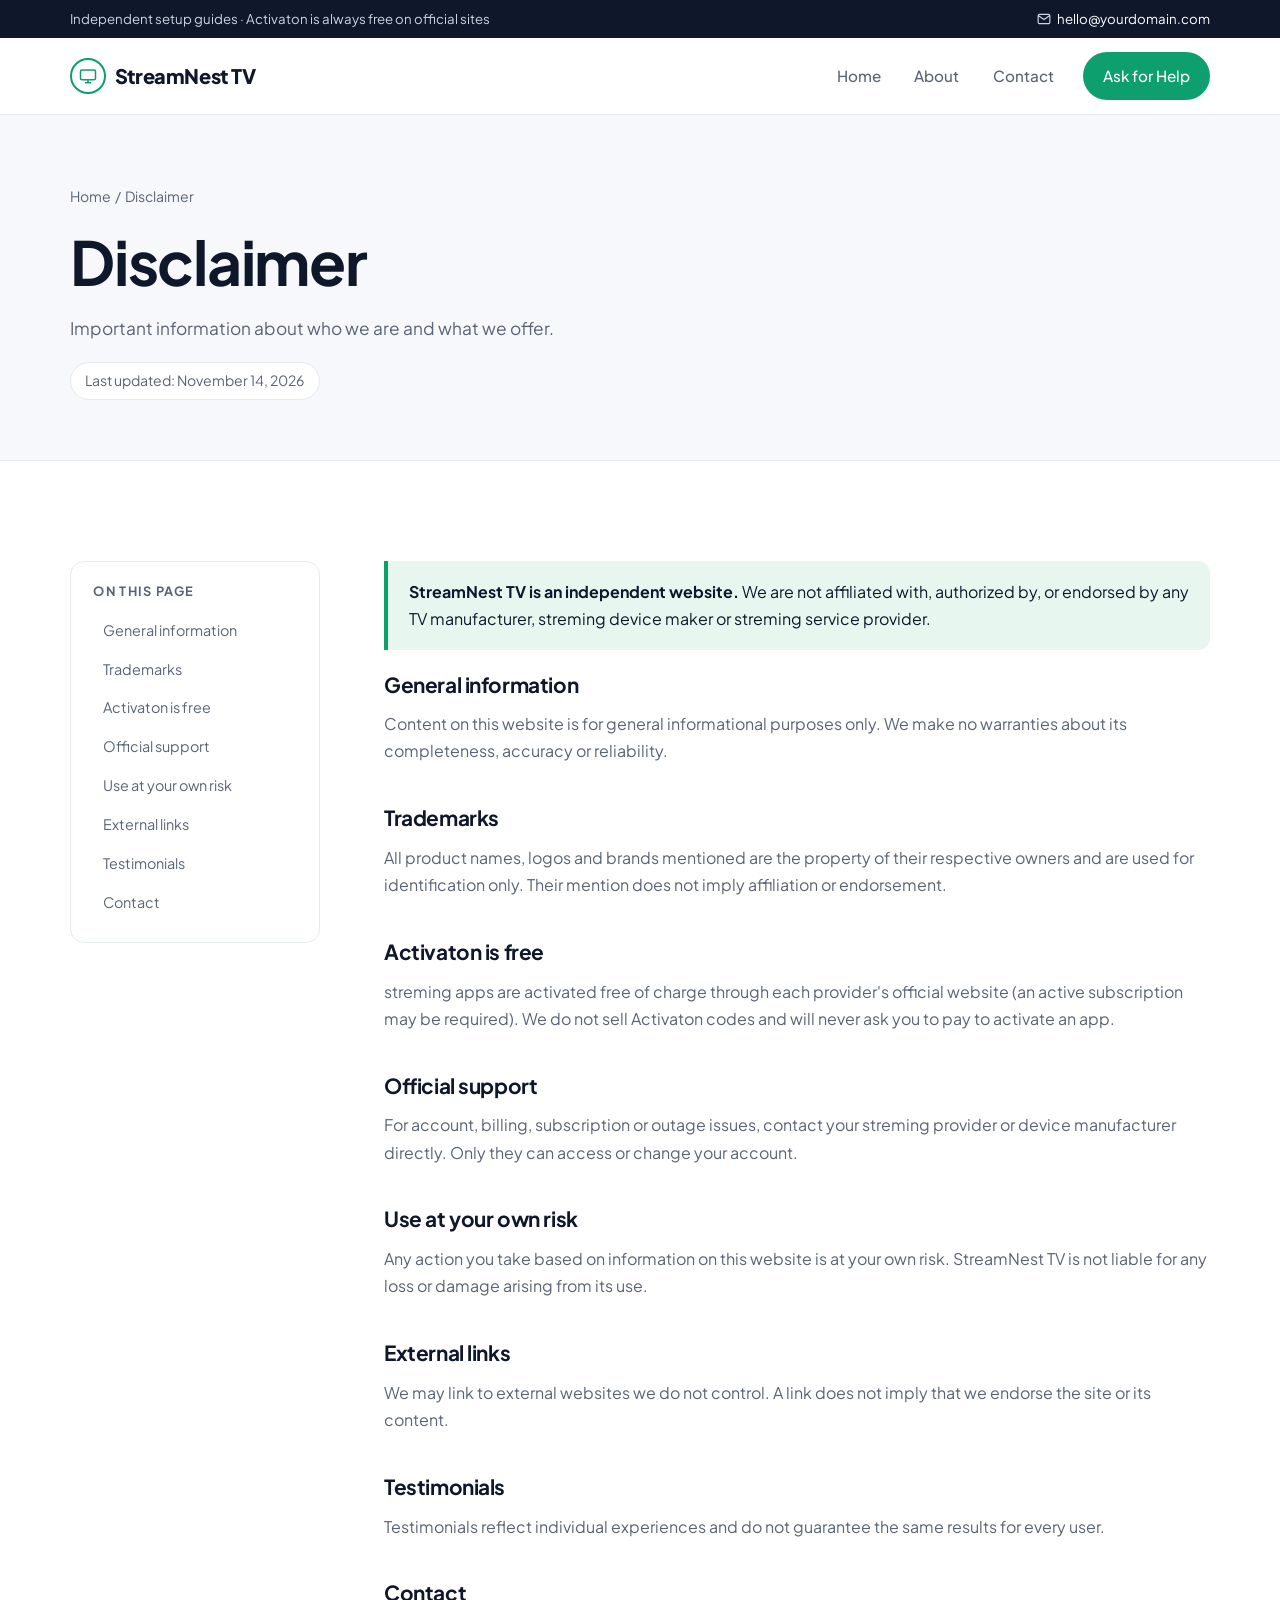
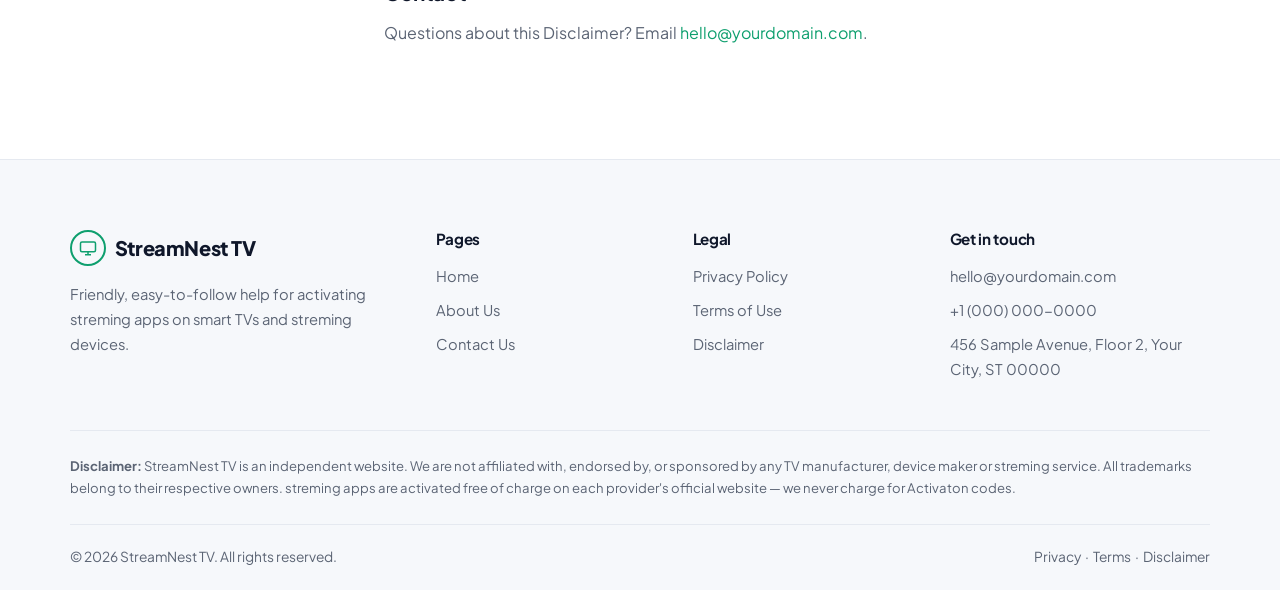
<file: disclaimer.html>
<!DOCTYPE html>
<html lang="en">
<head>
<meta charset="UTF-8">
<meta name="viewport" content="width=device-width, initial-scale=1.0">
<title>Disclaimer — StreamNest TV</title>
<meta name="description" content="Disclaimer for StreamNest TV.">
<link rel="preconnect" href="https://fonts.googleapis.com">
<link rel="preconnect" href="https://fonts.gstatic.com" crossorigin>
<link href="https://fonts.googleapis.com/css2?family=Plus+Jakarta+Sans:wght@400;500;600;700;800&display=swap" rel="stylesheet">
<link rel="stylesheet" href="style.css">
</head>
<body>
<div class="topbar">
  <div class="container">
    <span>Independent setup guides · Activaton is always free on official sites</span>
    <span class="hide-sm"><svg width="14" height="14" fill="none" stroke="currentColor" stroke-width="2" viewBox="0 0 24 24"><rect x="2" y="4" width="20" height="16" rx="2"/><path d="m22 6-10 7L2 6"/></svg><a href="mailto:hello@yourdomain.com">hello@yourdomain.com</a></span>
  </div>
</div>
<header class="site-header">
  <nav class="container nav" aria-label="Main">
    <a href="index.html" class="logo"><span class="logo-mark"><svg width="18" height="18" fill="none" stroke="currentColor" stroke-width="2" viewBox="0 0 24 24"><rect x="2" y="4" width="20" height="13" rx="2"/><path d="M8 21h8M12 17v4"/></svg></span>StreamNest TV</a>
    <button class="nav-toggle" aria-label="Open menu" aria-expanded="false">&#9776;</button>
    <ul class="nav-links">
      <li><a href="index.html">Home</a></li><li><a href="about.html">About</a></li><li><a href="contact.html">Contact</a></li>
      <li><a href="contact.html" class="btn btn-primary">Ask for Help</a></li>
    </ul>
  </nav>
</header>
<section class="page-head">
  <div class="container">
    <div class="crumbs"><a href="index.html">Home</a> &nbsp;/&nbsp; Disclaimer</div>
    <h1>Disclaimer</h1>
    <p>Important information about who we are and what we offer.</p><div class="meta">Last updated: November 14, 2026</div>
  </div>
</section>

<main><section>
  <div class="container legal-wrap">
    <aside class="toc"><h4>On this page</h4><ol><li><a href="#general-information">General information</a></li><li><a href="#trademarks">Trademarks</a></li><li><a href="#Activaton-is-free">Activaton is free</a></li><li><a href="#official-support">Official support</a></li><li><a href="#use-at-your-own-risk">Use at your own risk</a></li><li><a href="#external-links">External links</a></li><li><a href="#testimonials">Testimonials</a></li><li><a href="#contact">Contact</a></li></ol></aside>
    <article class="legal-body"><div class="callout"><p><strong>StreamNest TV is an independent website.</strong> We are not affiliated with, authorized by, or endorsed by any TV manufacturer, streming device maker or streming service provider.</p></div><h2 id="general-information">General information</h2><p>Content on this website is for general informational purposes only. We make no warranties about its completeness, accuracy or reliability.</p><h2 id="trademarks">Trademarks</h2><p>All product names, logos and brands mentioned are the property of their respective owners and are used for identification only. Their mention does not imply affiliation or endorsement.</p><h2 id="Activaton-is-free">Activaton is free</h2><p>streming apps are activated free of charge through each provider's official website (an active subscription may be required). We do not sell Activaton codes and will never ask you to pay to activate an app.</p><h2 id="official-support">Official support</h2><p>For account, billing, subscription or outage issues, contact your streming provider or device manufacturer directly. Only they can access or change your account.</p><h2 id="use-at-your-own-risk">Use at your own risk</h2><p>Any action you take based on information on this website is at your own risk. StreamNest TV is not liable for any loss or damage arising from its use.</p><h2 id="external-links">External links</h2><p>We may link to external websites we do not control. A link does not imply that we endorse the site or its content.</p><h2 id="testimonials">Testimonials</h2><p>Testimonials reflect individual experiences and do not guarantee the same results for every user.</p><h2 id="contact">Contact</h2><p>Questions about this Disclaimer? Email <a href="mailto:hello@yourdomain.com">hello@yourdomain.com</a>.</p></article>
  </div>
</section></main>
<footer class="site-footer">
  <div class="container">
    <div class="f-top">
      <div>
        <a href="index.html" class="logo"><span class="logo-mark"><svg width="18" height="18" fill="none" stroke="currentColor" stroke-width="2" viewBox="0 0 24 24"><rect x="2" y="4" width="20" height="13" rx="2"/><path d="M8 21h8M12 17v4"/></svg></span>StreamNest TV</a>
        <p>Friendly, easy-to-follow help for activating streming apps on smart TVs and streming devices.</p>
      </div>
      <div>
        <h4>Pages</h4>
        <ul><li><a href="index.html">Home</a></li><li><a href="about.html">About Us</a></li><li><a href="contact.html">Contact Us</a></li></ul>
      </div>
      <div>
        <h4>Legal</h4>
        <ul><li><a href="privacy.html">Privacy Policy</a></li><li><a href="terms.html">Terms of Use</a></li><li><a href="disclaimer.html">Disclaimer</a></li></ul>
      </div>
      <div>
        <h4>Get in touch</h4>
        <ul><li><a href="mailto:hello@yourdomain.com">hello@yourdomain.com</a></li><li><a href="tel:+10000000000">+1 (000) 000-0000</a></li><li>456 Sample Avenue, Floor 2, Your City, ST 00000</li></ul>
      </div>
    </div>
    <div class="f-note"><strong>Disclaimer:</strong> StreamNest TV is an independent website. We are not affiliated with, endorsed by, or sponsored by any TV manufacturer, device maker or streming service. All trademarks belong to their respective owners. streming apps are activated free of charge on each provider's official website — we never charge for Activaton codes.</div>
    <div class="f-bottom">
      <span>&copy; <span id="year">2026</span> StreamNest TV. All rights reserved.</span>
      <span><a href="privacy.html">Privacy</a> &nbsp;·&nbsp; <a href="terms.html">Terms</a> &nbsp;·&nbsp; <a href="disclaimer.html">Disclaimer</a></span>
    </div>
  </div>
</footer>
<script src="main.js"></script>
</body>
</html>
</file>
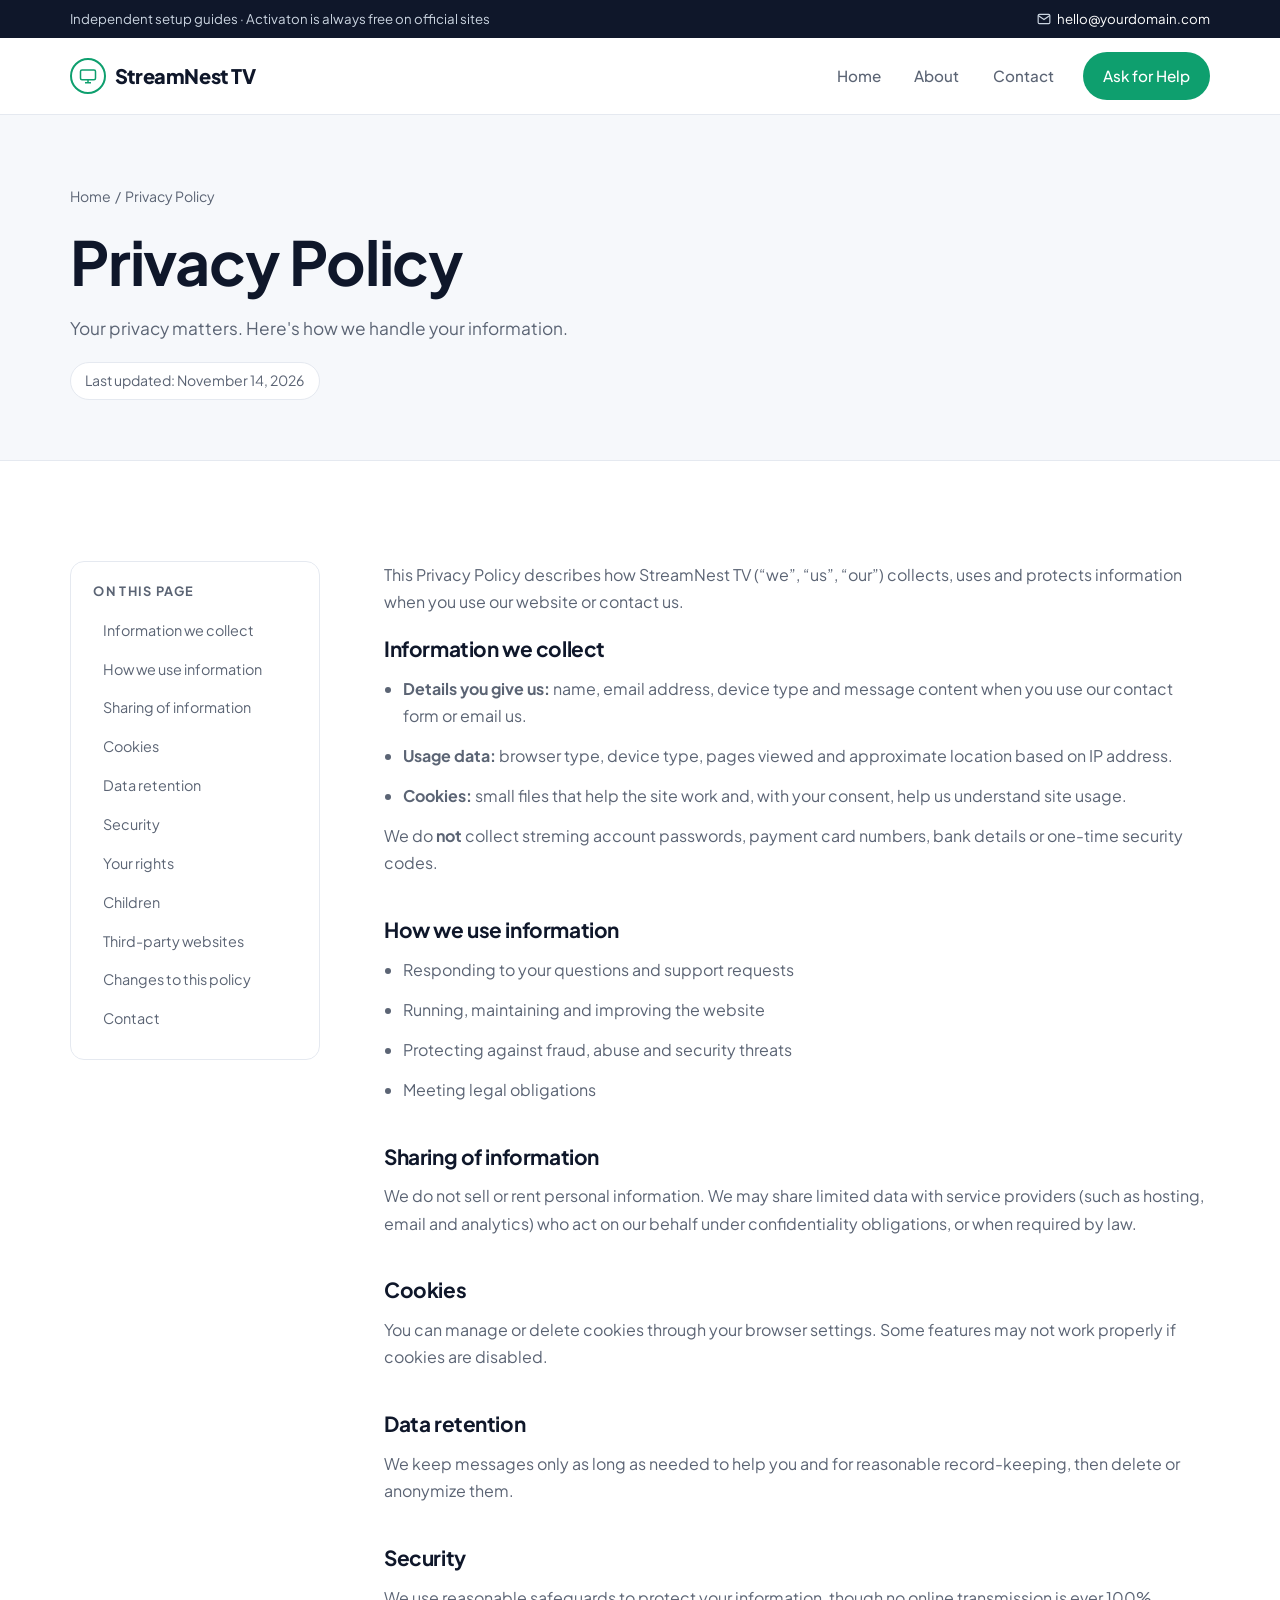
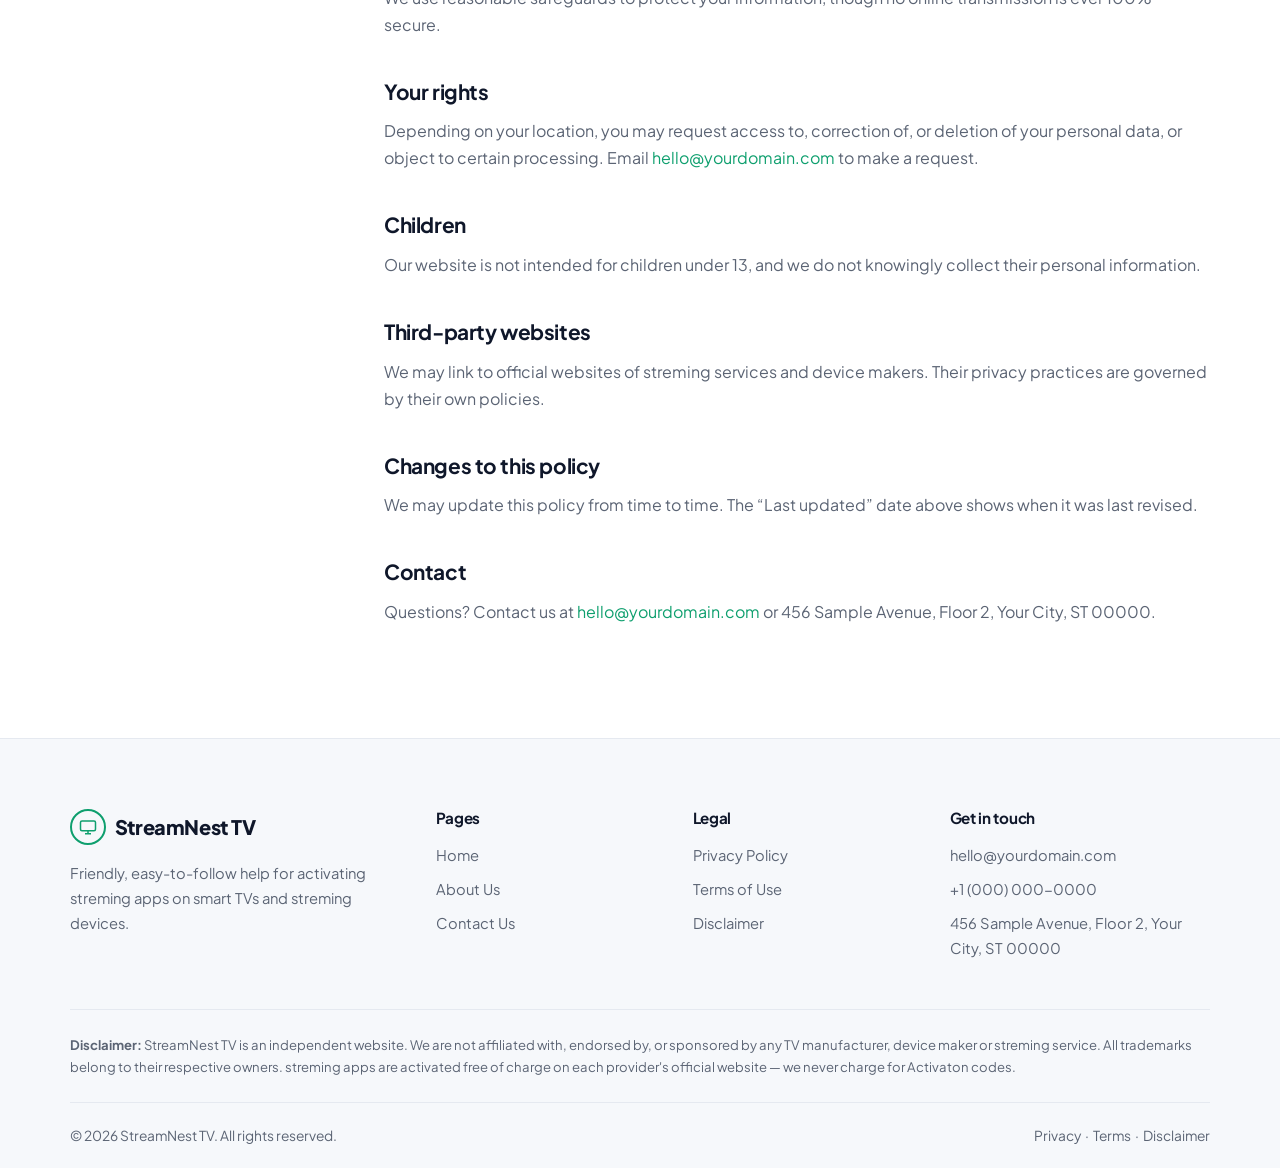
<file: privacy.html>
<!DOCTYPE html>
<html lang="en">
<head>
<meta charset="UTF-8">
<meta name="viewport" content="width=device-width, initial-scale=1.0">
<title>Privacy Policy — StreamNest TV</title>
<meta name="description" content="Privacy Policy for StreamNest TV.">
<link rel="preconnect" href="https://fonts.googleapis.com">
<link rel="preconnect" href="https://fonts.gstatic.com" crossorigin>
<link href="https://fonts.googleapis.com/css2?family=Plus+Jakarta+Sans:wght@400;500;600;700;800&display=swap" rel="stylesheet">
<link rel="stylesheet" href="style.css">
</head>
<body>
<div class="topbar">
  <div class="container">
    <span>Independent setup guides · Activaton is always free on official sites</span>
    <span class="hide-sm"><svg width="14" height="14" fill="none" stroke="currentColor" stroke-width="2" viewBox="0 0 24 24"><rect x="2" y="4" width="20" height="16" rx="2"/><path d="m22 6-10 7L2 6"/></svg><a href="mailto:hello@yourdomain.com">hello@yourdomain.com</a></span>
  </div>
</div>
<header class="site-header">
  <nav class="container nav" aria-label="Main">
    <a href="index.html" class="logo"><span class="logo-mark"><svg width="18" height="18" fill="none" stroke="currentColor" stroke-width="2" viewBox="0 0 24 24"><rect x="2" y="4" width="20" height="13" rx="2"/><path d="M8 21h8M12 17v4"/></svg></span>StreamNest TV</a>
    <button class="nav-toggle" aria-label="Open menu" aria-expanded="false">&#9776;</button>
    <ul class="nav-links">
      <li><a href="index.html">Home</a></li><li><a href="about.html">About</a></li><li><a href="contact.html">Contact</a></li>
      <li><a href="contact.html" class="btn btn-primary">Ask for Help</a></li>
    </ul>
  </nav>
</header>
<section class="page-head">
  <div class="container">
    <div class="crumbs"><a href="index.html">Home</a> &nbsp;/&nbsp; Privacy Policy</div>
    <h1>Privacy Policy</h1>
    <p>Your privacy matters. Here's how we handle your information.</p><div class="meta">Last updated: November 14, 2026</div>
  </div>
</section>

<main><section>
  <div class="container legal-wrap">
    <aside class="toc"><h4>On this page</h4><ol><li><a href="#information-we-collect">Information we collect</a></li><li><a href="#how-we-use-information">How we use information</a></li><li><a href="#sharing-of-information">Sharing of information</a></li><li><a href="#cookies">Cookies</a></li><li><a href="#data-retention">Data retention</a></li><li><a href="#security">Security</a></li><li><a href="#your-rights">Your rights</a></li><li><a href="#children">Children</a></li><li><a href="#third-party-websites">Third-party websites</a></li><li><a href="#changes-to-this-policy">Changes to this policy</a></li><li><a href="#contact">Contact</a></li></ol></aside>
    <article class="legal-body"><p>This Privacy Policy describes how StreamNest TV (“we”, “us”, “our”) collects, uses and protects information when you use our website or contact us.</p><h2 id="information-we-collect">Information we collect</h2><ul><li><strong>Details you give us:</strong> name, email address, device type and message content when you use our contact form or email us.</li><li><strong>Usage data:</strong> browser type, device type, pages viewed and approximate location based on IP address.</li><li><strong>Cookies:</strong> small files that help the site work and, with your consent, help us understand site usage.</li></ul><p>We do <strong>not</strong> collect streming account passwords, payment card numbers, bank details or one-time security codes.</p><h2 id="how-we-use-information">How we use information</h2><ul><li>Responding to your questions and support requests</li><li>Running, maintaining and improving the website</li><li>Protecting against fraud, abuse and security threats</li><li>Meeting legal obligations</li></ul><h2 id="sharing-of-information">Sharing of information</h2><p>We do not sell or rent personal information. We may share limited data with service providers (such as hosting, email and analytics) who act on our behalf under confidentiality obligations, or when required by law.</p><h2 id="cookies">Cookies</h2><p>You can manage or delete cookies through your browser settings. Some features may not work properly if cookies are disabled.</p><h2 id="data-retention">Data retention</h2><p>We keep messages only as long as needed to help you and for reasonable record-keeping, then delete or anonymize them.</p><h2 id="security">Security</h2><p>We use reasonable safeguards to protect your information, though no online transmission is ever 100% secure.</p><h2 id="your-rights">Your rights</h2><p>Depending on your location, you may request access to, correction of, or deletion of your personal data, or object to certain processing. Email <a href="mailto:hello@yourdomain.com">hello@yourdomain.com</a> to make a request.</p><h2 id="children">Children</h2><p>Our website is not intended for children under 13, and we do not knowingly collect their personal information.</p><h2 id="third-party-websites">Third-party websites</h2><p>We may link to official websites of streming services and device makers. Their privacy practices are governed by their own policies.</p><h2 id="changes-to-this-policy">Changes to this policy</h2><p>We may update this policy from time to time. The “Last updated” date above shows when it was last revised.</p><h2 id="contact">Contact</h2><p>Questions? Contact us at <a href="mailto:hello@yourdomain.com">hello@yourdomain.com</a> or 456 Sample Avenue, Floor 2, Your City, ST 00000.</p></article>
  </div>
</section></main>
<footer class="site-footer">
  <div class="container">
    <div class="f-top">
      <div>
        <a href="index.html" class="logo"><span class="logo-mark"><svg width="18" height="18" fill="none" stroke="currentColor" stroke-width="2" viewBox="0 0 24 24"><rect x="2" y="4" width="20" height="13" rx="2"/><path d="M8 21h8M12 17v4"/></svg></span>StreamNest TV</a>
        <p>Friendly, easy-to-follow help for activating streming apps on smart TVs and streming devices.</p>
      </div>
      <div>
        <h4>Pages</h4>
        <ul><li><a href="index.html">Home</a></li><li><a href="about.html">About Us</a></li><li><a href="contact.html">Contact Us</a></li></ul>
      </div>
      <div>
        <h4>Legal</h4>
        <ul><li><a href="privacy.html">Privacy Policy</a></li><li><a href="terms.html">Terms of Use</a></li><li><a href="disclaimer.html">Disclaimer</a></li></ul>
      </div>
      <div>
        <h4>Get in touch</h4>
        <ul><li><a href="mailto:hello@yourdomain.com">hello@yourdomain.com</a></li><li><a href="tel:+10000000000">+1 (000) 000-0000</a></li><li>456 Sample Avenue, Floor 2, Your City, ST 00000</li></ul>
      </div>
    </div>
    <div class="f-note"><strong>Disclaimer:</strong> StreamNest TV is an independent website. We are not affiliated with, endorsed by, or sponsored by any TV manufacturer, device maker or streming service. All trademarks belong to their respective owners. streming apps are activated free of charge on each provider's official website — we never charge for Activaton codes.</div>
    <div class="f-bottom">
      <span>&copy; <span id="year">2026</span> StreamNest TV. All rights reserved.</span>
      <span><a href="privacy.html">Privacy</a> &nbsp;·&nbsp; <a href="terms.html">Terms</a> &nbsp;·&nbsp; <a href="disclaimer.html">Disclaimer</a></span>
    </div>
  </div>
</footer>
<script src="main.js"></script>
</body>
</html>
</file>
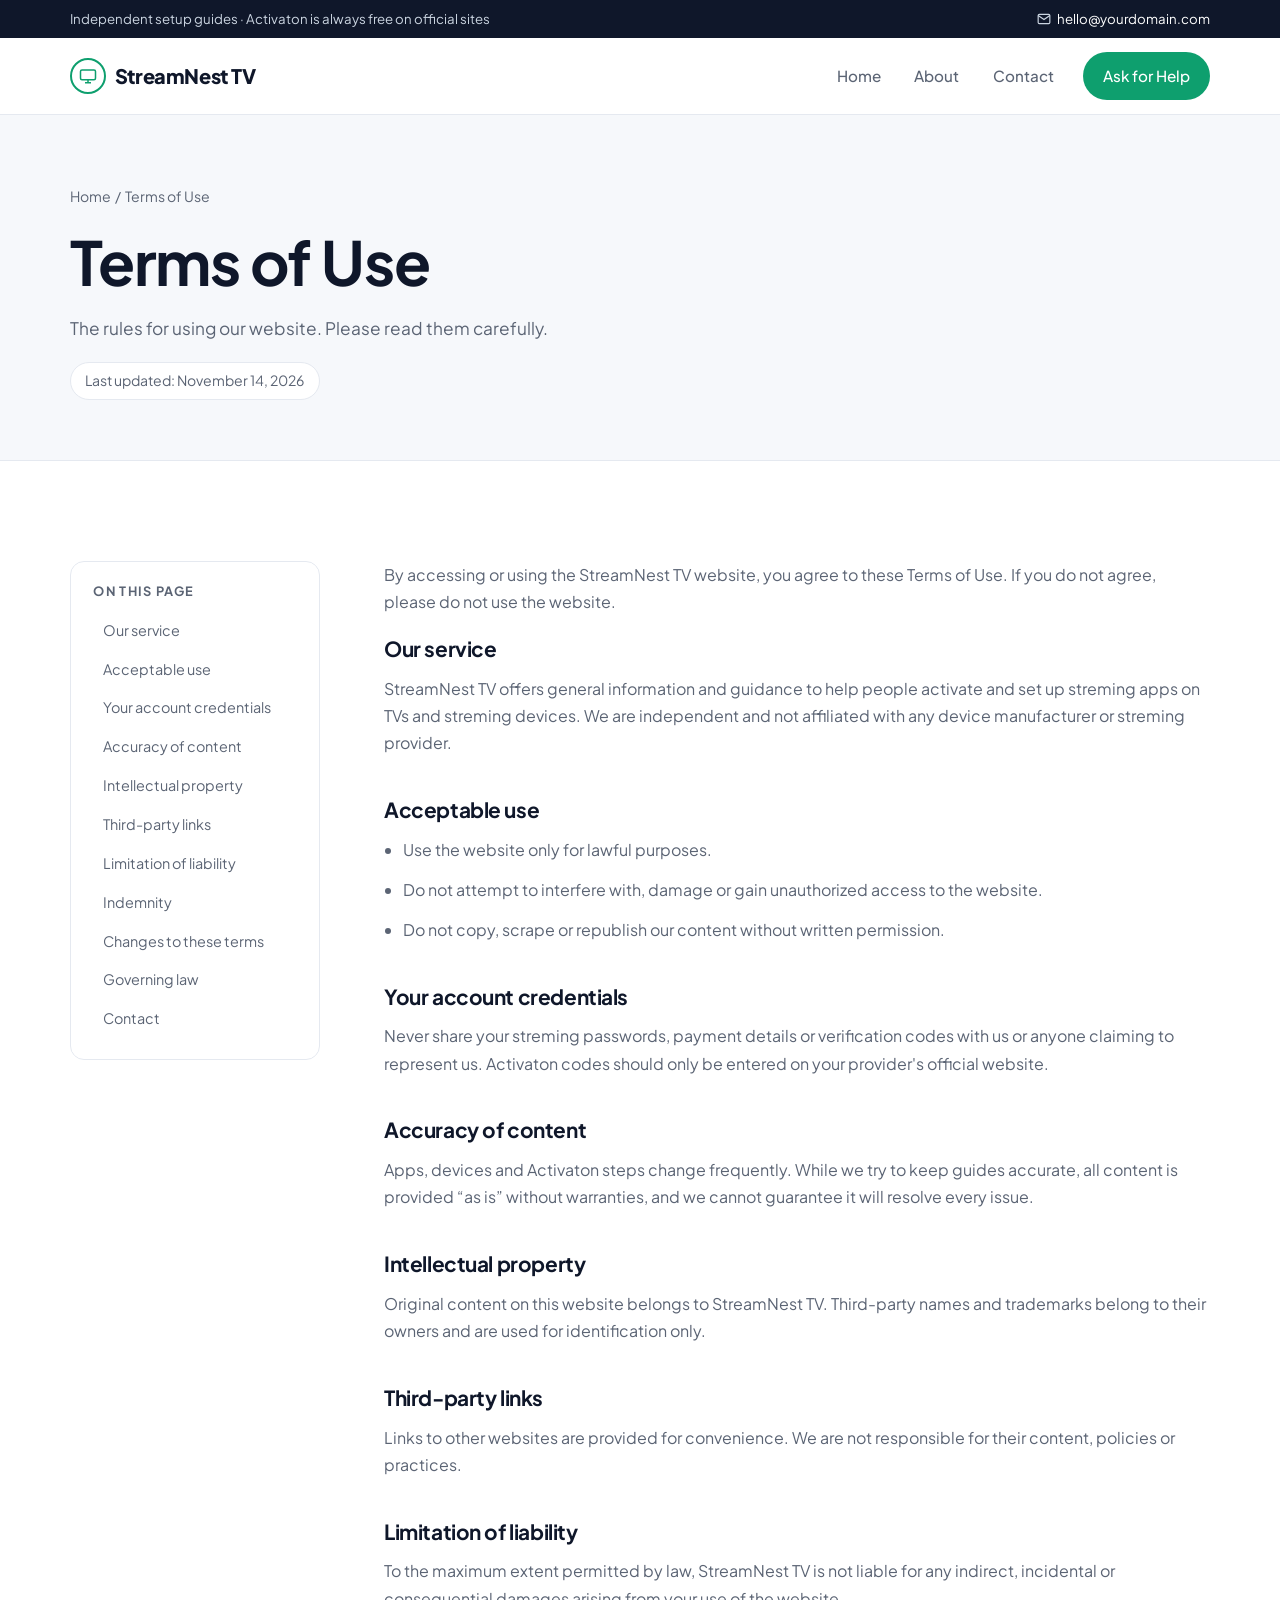
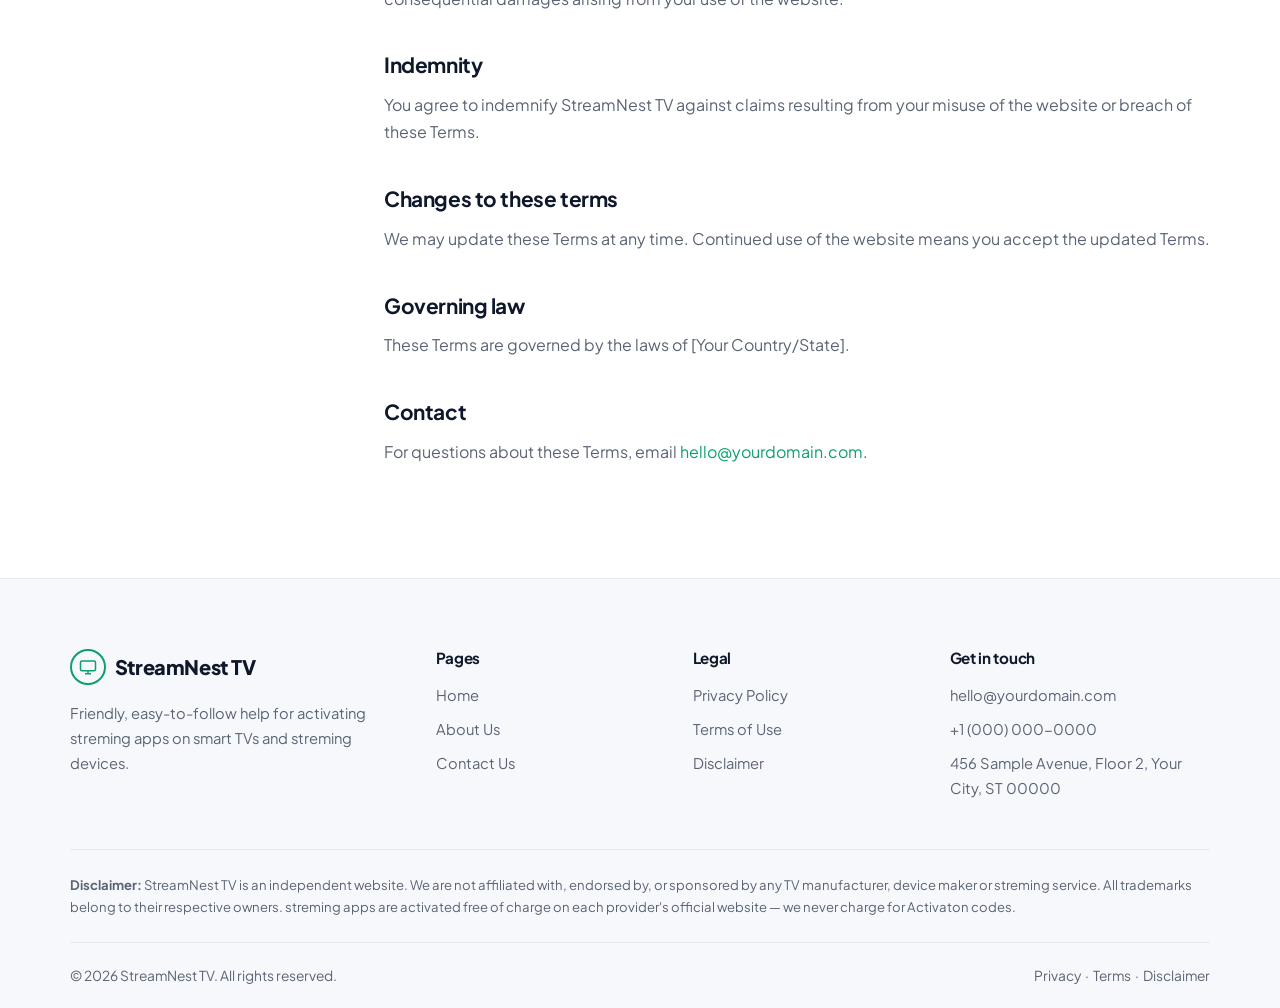
<file: terms.html>
<!DOCTYPE html>
<html lang="en">
<head>
<meta charset="UTF-8">
<meta name="viewport" content="width=device-width, initial-scale=1.0">
<title>Terms of Use — StreamNest TV</title>
<meta name="description" content="Terms of Use for StreamNest TV.">
<link rel="preconnect" href="https://fonts.googleapis.com">
<link rel="preconnect" href="https://fonts.gstatic.com" crossorigin>
<link href="https://fonts.googleapis.com/css2?family=Plus+Jakarta+Sans:wght@400;500;600;700;800&display=swap" rel="stylesheet">
<link rel="stylesheet" href="style.css">
</head>
<body>
<div class="topbar">
  <div class="container">
    <span>Independent setup guides · Activaton is always free on official sites</span>
    <span class="hide-sm"><svg width="14" height="14" fill="none" stroke="currentColor" stroke-width="2" viewBox="0 0 24 24"><rect x="2" y="4" width="20" height="16" rx="2"/><path d="m22 6-10 7L2 6"/></svg><a href="mailto:hello@yourdomain.com">hello@yourdomain.com</a></span>
  </div>
</div>
<header class="site-header">
  <nav class="container nav" aria-label="Main">
    <a href="index.html" class="logo"><span class="logo-mark"><svg width="18" height="18" fill="none" stroke="currentColor" stroke-width="2" viewBox="0 0 24 24"><rect x="2" y="4" width="20" height="13" rx="2"/><path d="M8 21h8M12 17v4"/></svg></span>StreamNest TV</a>
    <button class="nav-toggle" aria-label="Open menu" aria-expanded="false">&#9776;</button>
    <ul class="nav-links">
      <li><a href="index.html">Home</a></li><li><a href="about.html">About</a></li><li><a href="contact.html">Contact</a></li>
      <li><a href="contact.html" class="btn btn-primary">Ask for Help</a></li>
    </ul>
  </nav>
</header>
<section class="page-head">
  <div class="container">
    <div class="crumbs"><a href="index.html">Home</a> &nbsp;/&nbsp; Terms of Use</div>
    <h1>Terms of Use</h1>
    <p>The rules for using our website. Please read them carefully.</p><div class="meta">Last updated: November 14, 2026</div>
  </div>
</section>

<main><section>
  <div class="container legal-wrap">
    <aside class="toc"><h4>On this page</h4><ol><li><a href="#our-service">Our service</a></li><li><a href="#acceptable-use">Acceptable use</a></li><li><a href="#your-account-credentials">Your account credentials</a></li><li><a href="#accuracy-of-content">Accuracy of content</a></li><li><a href="#intellectual-property">Intellectual property</a></li><li><a href="#third-party-links">Third-party links</a></li><li><a href="#limitation-of-liability">Limitation of liability</a></li><li><a href="#indemnity">Indemnity</a></li><li><a href="#changes-to-these-terms">Changes to these terms</a></li><li><a href="#governing-law">Governing law</a></li><li><a href="#contact">Contact</a></li></ol></aside>
    <article class="legal-body"><p>By accessing or using the StreamNest TV website, you agree to these Terms of Use. If you do not agree, please do not use the website.</p><h2 id="our-service">Our service</h2><p>StreamNest TV offers general information and guidance to help people activate and set up streming apps on TVs and streming devices. We are independent and not affiliated with any device manufacturer or streming provider.</p><h2 id="acceptable-use">Acceptable use</h2><ul><li>Use the website only for lawful purposes.</li><li>Do not attempt to interfere with, damage or gain unauthorized access to the website.</li><li>Do not copy, scrape or republish our content without written permission.</li></ul><h2 id="your-account-credentials">Your account credentials</h2><p>Never share your streming passwords, payment details or verification codes with us or anyone claiming to represent us. Activaton codes should only be entered on your provider's official website.</p><h2 id="accuracy-of-content">Accuracy of content</h2><p>Apps, devices and Activaton steps change frequently. While we try to keep guides accurate, all content is provided “as is” without warranties, and we cannot guarantee it will resolve every issue.</p><h2 id="intellectual-property">Intellectual property</h2><p>Original content on this website belongs to StreamNest TV. Third-party names and trademarks belong to their owners and are used for identification only.</p><h2 id="third-party-links">Third-party links</h2><p>Links to other websites are provided for convenience. We are not responsible for their content, policies or practices.</p><h2 id="limitation-of-liability">Limitation of liability</h2><p>To the maximum extent permitted by law, StreamNest TV is not liable for any indirect, incidental or consequential damages arising from your use of the website.</p><h2 id="indemnity">Indemnity</h2><p>You agree to indemnify StreamNest TV against claims resulting from your misuse of the website or breach of these Terms.</p><h2 id="changes-to-these-terms">Changes to these terms</h2><p>We may update these Terms at any time. Continued use of the website means you accept the updated Terms.</p><h2 id="governing-law">Governing law</h2><p>These Terms are governed by the laws of [Your Country/State].</p><h2 id="contact">Contact</h2><p>For questions about these Terms, email <a href="mailto:hello@yourdomain.com">hello@yourdomain.com</a>.</p></article>
  </div>
</section></main>
<footer class="site-footer">
  <div class="container">
    <div class="f-top">
      <div>
        <a href="index.html" class="logo"><span class="logo-mark"><svg width="18" height="18" fill="none" stroke="currentColor" stroke-width="2" viewBox="0 0 24 24"><rect x="2" y="4" width="20" height="13" rx="2"/><path d="M8 21h8M12 17v4"/></svg></span>StreamNest TV</a>
        <p>Friendly, easy-to-follow help for activating streming apps on smart TVs and streming devices.</p>
      </div>
      <div>
        <h4>Pages</h4>
        <ul><li><a href="index.html">Home</a></li><li><a href="about.html">About Us</a></li><li><a href="contact.html">Contact Us</a></li></ul>
      </div>
      <div>
        <h4>Legal</h4>
        <ul><li><a href="privacy.html">Privacy Policy</a></li><li><a href="terms.html">Terms of Use</a></li><li><a href="disclaimer.html">Disclaimer</a></li></ul>
      </div>
      <div>
        <h4>Get in touch</h4>
        <ul><li><a href="mailto:hello@yourdomain.com">hello@yourdomain.com</a></li><li><a href="tel:+10000000000">+1 (000) 000-0000</a></li><li>456 Sample Avenue, Floor 2, Your City, ST 00000</li></ul>
      </div>
    </div>
    <div class="f-note"><strong>Disclaimer:</strong> StreamNest TV is an independent website. We are not affiliated with, endorsed by, or sponsored by any TV manufacturer, device maker or streming service. All trademarks belong to their respective owners. streming apps are activated free of charge on each provider's official website — we never charge for Activaton codes.</div>
    <div class="f-bottom">
      <span>&copy; <span id="year">2026</span> StreamNest TV. All rights reserved.</span>
      <span><a href="privacy.html">Privacy</a> &nbsp;·&nbsp; <a href="terms.html">Terms</a> &nbsp;·&nbsp; <a href="disclaimer.html">Disclaimer</a></span>
    </div>
  </div>
</footer>
<script src="main.js"></script>
</body>
</html>
</file>
<file: style.css>
:root{
  --bg:#ffffff; --soft:#f6f8fb; --soft-2:#eef3f9; --line:#e5e9f0;
  --text:#0f172a; --muted:#5b6474; --brand:#0e9f6e; --brand-dark:#0b7d57; --brand-soft:#e7f7f0;
  --accent:#f59e0b; --radius:14px; --max:1140px;
  --shadow:0 1px 2px rgba(15,23,42,.04),0 8px 24px -12px rgba(15,23,42,.12);
}
*{box-sizing:border-box;margin:0;padding:0}
html{scroll-behavior:smooth}
body{font-family:'Plus Jakarta Sans',system-ui,-apple-system,Segoe UI,Roboto,sans-serif;background:var(--bg);color:var(--text);line-height:1.7;-webkit-font-smoothing:antialiased}
a{color:var(--brand);text-decoration:none}
a:hover{color:var(--brand-dark)}
svg{display:block}
.container{width:min(var(--max),90%);margin-inline:auto}
h1,h2,h3,h4{line-height:1.2;letter-spacing:-.02em;font-weight:700}
h1{font-size:clamp(2.2rem,5vw,3.8rem)}
h2{font-size:clamp(1.7rem,3.2vw,2.5rem)}
h3{font-size:1.15rem}
p{color:var(--muted)}
.label{display:inline-flex;align-items:center;gap:.5rem;font-size:.82rem;font-weight:600;color:var(--brand);background:var(--brand-soft);padding:.35rem .85rem;border-radius:999px;margin-bottom:1.1rem}
.label::before{content:"";width:6px;height:6px;border-radius:50%;background:var(--brand)}
.hl{color:var(--brand)}

/* Top bar */
.topbar{background:var(--text);color:#cbd5e1;font-size:.83rem}
.topbar .container{display:flex;justify-content:space-between;align-items:center;height:38px;gap:1rem}
.topbar a{color:#fff}
.topbar span{display:inline-flex;gap:.4rem;align-items:center}

/* Header */
.site-header{position:sticky;top:0;z-index:40;background:rgba(255,255,255,.92);backdrop-filter:blur(8px);border-bottom:1px solid var(--line)}
.nav{display:flex;align-items:center;height:76px;gap:2rem}
.logo{display:flex;align-items:center;gap:.55rem;font-weight:800;font-size:1.25rem;color:var(--text);letter-spacing:-.02em}
.logo:hover{color:var(--text)}
.logo-mark{width:36px;height:36px;border-radius:50%;border:2px solid var(--brand);display:grid;place-items:center;color:var(--brand)}
.nav-links{display:flex;list-style:none;gap:.3rem;margin-left:auto;align-items:center}
.nav-links a{color:var(--muted);font-weight:500;font-size:.95rem;padding:.5rem .9rem;border-radius:8px}
.nav-links a:hover{color:var(--text);background:var(--soft)}
.nav-links a.active{color:var(--brand);background:var(--brand-soft)}
.nav-toggle{display:none;margin-left:auto;background:#fff;border:1px solid var(--line);border-radius:8px;padding:.4rem .7rem;font-size:1.1rem;cursor:pointer;color:var(--text)}

/* Buttons */
.btn{display:inline-flex;align-items:center;gap:.5rem;padding:.85rem 1.5rem;border-radius:999px;font-weight:600;font-size:.98rem;border:1.5px solid transparent;cursor:pointer;transition:all .15s;font-family:inherit}
.btn-primary{background:var(--brand);color:#fff}
.btn-primary:hover{background:var(--brand-dark);color:#fff}
.btn-outline{border-color:var(--line);color:var(--text);background:#fff}
.btn-outline:hover{border-color:var(--text);color:var(--text)}
.btn-dark{background:var(--text);color:#fff}
.btn-dark:hover{background:#1e293b;color:#fff}
.nav-links .btn{padding:.6rem 1.2rem;color:#fff;margin-left:.6rem}
.nav-links .btn:hover{background:var(--brand-dark);color:#fff}

/* Sections */
section{padding:100px 0}
.soft{background:var(--soft)}
.head-center{text-align:center;max-width:640px;margin:0 auto 3.5rem}
.head-center p{margin-top:.9rem;font-size:1.05rem}
.head-split{display:flex;justify-content:space-between;align-items:flex-end;gap:2rem;margin-bottom:3rem;flex-wrap:wrap}
.head-split p{max-width:420px}

/* Hero — centered */
.hero{padding:96px 0 0;text-align:center;background:linear-gradient(180deg,var(--soft) 0%,#fff 100%)}
.hero h1{max-width:860px;margin:0 auto}
.hero .lead{max-width:620px;margin:1.4rem auto 2.2rem;font-size:1.15rem}
.hero-actions{display:flex;justify-content:center;gap:.8rem;flex-wrap:wrap}
.hero-trust{display:flex;justify-content:center;gap:2rem;flex-wrap:wrap;margin-top:1.8rem;font-size:.9rem;color:var(--muted)}
.hero-trust span{display:inline-flex;align-items:center;gap:.4rem}
.check{color:var(--brand);font-weight:800}
.showcase{margin:4rem auto 0;max-width:920px;position:relative}
.screen{background:#fff;border:1px solid var(--line);border-bottom:none;border-radius:22px 22px 0 0;padding:14px 14px 0;box-shadow:0 -10px 50px -20px rgba(15,23,42,.18)}
.screen-inner{border-radius:12px 12px 0 0;background:linear-gradient(135deg,#f0fdf7,#eef4ff);aspect-ratio:21/8;display:grid;grid-template-columns:1fr 1fr;align-items:center;padding:2rem 2.5rem;gap:2rem;text-align:left}
.screen-inner .mini{font-size:.85rem;color:var(--muted)}
.screen-code{font-size:clamp(1.4rem,3.2vw,2.3rem);font-weight:800;letter-spacing:.25em;color:var(--text);margin:.3rem 0}
.progress{height:6px;background:#dbe4ee;border-radius:99px;overflow:hidden;margin-top:.8rem}
.progress div{width:66%;height:100%;background:var(--brand);border-radius:99px}
.screen-steps{display:grid;gap:.6rem}
.screen-steps div{display:flex;gap:.7rem;align-items:center;background:#fff;border:1px solid var(--line);border-radius:10px;padding:.6rem .9rem;font-size:.9rem;font-weight:500}
.screen-steps b{width:22px;height:22px;border-radius:50%;background:var(--brand-soft);color:var(--brand);display:grid;place-items:center;font-size:.75rem}
.screen-steps .done b{background:var(--brand);color:#fff}

/* Logos/feature row */
.features-row{border-block:1px solid var(--line);padding:0}
.features-row .container{display:grid;grid-template-columns:repeat(4,1fr)}
.features-row div.f{padding:2rem 1.5rem;border-right:1px solid var(--line);display:flex;gap:.9rem;align-items:center}
.features-row div.f:last-child{border-right:none}
.features-row strong{display:block;font-size:.98rem}
.features-row span{font-size:.85rem;color:var(--muted)}
.ico{width:44px;height:44px;flex:none;border-radius:12px;background:var(--brand-soft);color:var(--brand);display:grid;place-items:center}

/* Timeline steps (horizontal) */
.timeline{display:grid;grid-template-columns:repeat(4,1fr);gap:1.5rem;position:relative}
.timeline::before{content:"";position:absolute;top:27px;left:12%;right:12%;border-top:2px dashed #cfd8e3}
.t-step{text-align:center;position:relative}
.t-num{width:56px;height:56px;border-radius:50%;background:#fff;border:2px solid var(--brand);color:var(--brand);font-weight:800;font-size:1.2rem;display:grid;place-items:center;margin:0 auto 1.3rem;position:relative}
.t-step h3{margin-bottom:.5rem}
.t-step p{font-size:.94rem}

/* Device list (bordered tiles) */
.device-grid{display:grid;grid-template-columns:repeat(3,1fr);border:1px solid var(--line);border-radius:18px;overflow:hidden;background:#fff}
.device-grid .d{padding:2rem;border-right:1px solid var(--line);border-bottom:1px solid var(--line);display:flex;gap:1rem}
.device-grid .d:nth-child(3n){border-right:none}
.device-grid .d:nth-last-child(-n+3){border-bottom:none}
.device-grid h3{font-size:1.02rem;margin-bottom:.25rem}
.device-grid p{font-size:.92rem}

/* Why choose us — zig-zag rows */
.zz{display:grid;gap:5rem}
.zz-row{display:grid;grid-template-columns:1fr 1fr;gap:4rem;align-items:center}
.zz-row.rev .zz-media{order:2}
.zz-media{background:var(--soft);border:1px solid var(--line);border-radius:22px;padding:2.4rem;min-height:280px;display:grid;place-items:center}
.zz-text h3{font-size:1.7rem;margin-bottom:1rem}
.zz-text ul{list-style:none;margin-top:1.3rem;display:grid;gap:.7rem}
.zz-text li{display:flex;gap:.6rem;color:var(--text);font-weight:500}
.zz-text li::before{content:"✓";color:var(--brand);font-weight:800}
.mock{background:#fff;border:1px solid var(--line);border-radius:16px;box-shadow:var(--shadow);padding:1.5rem;width:100%;max-width:360px}
.mock .row{display:flex;justify-content:space-between;align-items:center;padding:.75rem 0;border-bottom:1px solid var(--line);font-size:.92rem}
.mock .row:last-child{border-bottom:none}
.pill{font-size:.75rem;font-weight:600;padding:.2rem .65rem;border-radius:99px;background:var(--brand-soft);color:var(--brand)}
.pill.warn{background:#fef3c7;color:#b45309}
.chat{display:grid;gap:.7rem}
.bubble{padding:.75rem 1rem;border-radius:14px;font-size:.9rem;max-width:85%}
.bubble.them{background:var(--soft-2);color:var(--text);border-bottom-left-radius:4px}
.bubble.us{background:var(--brand);color:#fff;margin-left:auto;border-bottom-right-radius:4px}
.big-stat{text-align:center}
.big-stat strong{display:block;font-size:3.4rem;color:var(--brand);letter-spacing:-.03em;line-height:1}
.big-stat span{color:var(--muted)}

/* Testimonials — featured + list */
.t-layout{display:grid;grid-template-columns:1.1fr .9fr;gap:2rem}
.t-feature{background:var(--text);color:#fff;border-radius:22px;padding:3rem;display:flex;flex-direction:column;justify-content:space-between;gap:2rem}
.t-feature blockquote{font-size:1.45rem;line-height:1.5;font-weight:600;letter-spacing:-.01em}
.t-feature .who span{color:#94a3b8}
.quote-mark{font-size:4rem;line-height:.5;color:var(--brand);font-family:Georgia,serif}
.t-list{display:grid;gap:1rem}
.t-card{background:#fff;border:1px solid var(--line);border-radius:16px;padding:1.4rem 1.5rem}
.t-card p{color:var(--text);font-size:.96rem;margin:.5rem 0 .9rem}
.stars{color:var(--accent);letter-spacing:2px;font-size:.95rem}
.who{display:flex;align-items:center;gap:.75rem}
.who .av{width:40px;height:40px;border-radius:50%;background:var(--brand-soft);color:var(--brand);display:grid;place-items:center;font-weight:700}
.t-feature .who .av{background:#1e293b;color:#fff}
.who strong{display:block;font-size:.93rem}
.who span{font-size:.82rem;color:var(--muted)}
.sample-note{text-align:center;font-size:.8rem;color:#94a3b8;margin-top:1.5rem}

/* FAQ — two column */
.faq-wrap{display:grid;grid-template-columns:.8fr 1.2fr;gap:4rem}
.faq-list{border-top:1px solid var(--line)}
.faq-list details{border-bottom:1px solid var(--line);padding:1.3rem 0}
.faq-list summary{cursor:pointer;list-style:none;font-weight:600;font-size:1.05rem;display:flex;justify-content:space-between;gap:1rem}
.faq-list summary::-webkit-details-marker{display:none}
.faq-list summary::after{content:"";width:22px;height:22px;flex:none;border-radius:50%;background:var(--soft) url("data:image/svg+xml,%3Csvg xmlns='http://www.w3.org/2000/svg' width='12' height='12' fill='none' stroke='%230e9f6e' stroke-width='2.5'%3E%3Cpath d='M6 2v8M2 6h8'/%3E%3C/svg%3E") center no-repeat;transition:transform .2s}
.faq-list details[open] summary::after{transform:rotate(45deg)}
.faq-list details p{margin-top:.7rem;padding-right:2rem}

/* CTA band */
.cta-band{background:var(--brand);border-radius:24px;padding:3.5rem;display:flex;justify-content:space-between;align-items:center;gap:2rem;flex-wrap:wrap}
.cta-band h2{color:#fff;max-width:560px}
.cta-band p{color:#d1fae5;margin-top:.6rem}
.cta-band .btn{background:#fff;color:var(--brand-dark)}
.cta-band .btn:hover{background:#f0fdf7}

/* Inner page header — left aligned */
.page-head{padding:70px 0 60px;background:var(--soft);border-bottom:1px solid var(--line)}
.crumbs{font-size:.88rem;color:var(--muted);margin-bottom:1rem}
.crumbs a{color:var(--muted)}
.page-head p{max-width:620px;margin-top:1rem;font-size:1.08rem}

/* Legal — sidebar layout */
.legal-wrap{display:grid;grid-template-columns:250px 1fr;gap:4rem;align-items:start}
.toc{position:sticky;top:100px;border:1px solid var(--line);border-radius:14px;padding:1.4rem}
.toc h4{font-size:.8rem;text-transform:uppercase;letter-spacing:.1em;color:var(--muted);margin-bottom:.8rem}
.toc ol{list-style:none;display:grid;gap:.2rem;counter-reset:toc}
.toc a{display:block;color:var(--muted);font-size:.9rem;padding:.35rem .6rem;border-radius:6px}
.toc a:hover{background:var(--soft);color:var(--text)}
.legal-body h2{font-size:1.3rem;margin:2.6rem 0 .8rem;scroll-margin-top:100px}
.legal-body h2:first-of-type{margin-top:1.4rem}
.legal-body p,.legal-body li{margin-bottom:.8rem}
.legal-body ul{padding-left:1.2rem;color:var(--muted)}
.meta{display:inline-flex;gap:.5rem;font-size:.88rem;color:var(--muted);background:#fff;border:1px solid var(--line);border-radius:99px;padding:.35rem .9rem;margin-top:1.2rem}
.callout{border-left:4px solid var(--brand);background:var(--brand-soft);padding:1.1rem 1.3rem;border-radius:0 12px 12px 0}
.callout p{color:var(--text);margin:0}

/* About */
.about-intro{display:grid;grid-template-columns:1fr 1fr;gap:4rem;align-items:start}
.about-intro .big{font-size:1.5rem;line-height:1.5;color:var(--text);font-weight:600;letter-spacing:-.01em}
.about-intro p+p{margin-top:1rem}
.vtimeline{border-left:2px solid var(--line);padding-left:2rem;display:grid;gap:2.2rem;max-width:720px;margin:0 auto}
.vt{position:relative}
.vt::before{content:"";position:absolute;left:calc(-2rem - 8px);top:.35rem;width:14px;height:14px;border-radius:50%;background:#fff;border:3px solid var(--brand)}
.vt small{color:var(--brand);font-weight:700;font-size:.82rem;text-transform:uppercase;letter-spacing:.08em}
.vt h3{margin:.3rem 0 .4rem}
.values-grid{display:grid;grid-template-columns:repeat(2,1fr);gap:1.5rem}
.v-card{border:1px solid var(--line);border-radius:16px;padding:2rem;display:flex;gap:1.2rem;background:#fff}
.v-card h3{margin-bottom:.35rem}

/* Contact */
.contact-cards{display:grid;grid-template-columns:repeat(3,1fr);gap:1.4rem;margin-top:-50px;position:relative}
.c-card{background:#fff;border:1px solid var(--line);border-radius:16px;padding:1.8rem;box-shadow:var(--shadow)}
.c-card h3{margin:1rem 0 .3rem}
.c-card p{font-size:.94rem}
.contact-main{display:grid;grid-template-columns:1.25fr .75fr;gap:3rem;align-items:start}
.form-box{border:1px solid var(--line);border-radius:20px;padding:2.4rem}
.fgrid{display:grid;grid-template-columns:1fr 1fr;gap:0 1.2rem}
.full{grid-column:1/-1}
label{display:block;font-size:.88rem;font-weight:600;margin-bottom:.4rem}
input,select,textarea{width:100%;padding:.8rem 1rem;border:1px solid var(--line);border-radius:10px;background:#fff;color:var(--text);font:inherit;font-size:.95rem;margin-bottom:1.2rem;transition:border-color .15s,box-shadow .15s}
input:focus,select:focus,textarea:focus{outline:none;border-color:var(--brand);box-shadow:0 0 0 4px var(--brand-soft)}
textarea{min-height:150px;resize:vertical}
.chk{display:flex;gap:.6rem;align-items:flex-start;font-size:.9rem;color:var(--muted);font-weight:400}
.chk input{width:auto;margin:.3rem 0 0}
.form-msg{display:none;margin-top:1.2rem;padding:1rem 1.2rem;border-radius:10px;background:var(--brand-soft);color:var(--brand-dark);font-weight:500}
.form-msg.show{display:block}
.side-note{background:var(--soft);border-radius:20px;padding:2rem}
.side-note h3{margin-bottom:.8rem}
.side-note ul{padding-left:1.1rem;color:var(--muted);display:grid;gap:.5rem;margin-top:.8rem}
.hours{margin-top:1.5rem;border-top:1px solid var(--line);padding-top:1.2rem;display:grid;gap:.4rem;font-size:.93rem}
.hours div{display:flex;justify-content:space-between}
.hours span{color:var(--muted)}

/* Footer */
.site-footer{background:var(--soft);border-top:1px solid var(--line);padding:70px 0 0;margin-top:0}
.f-top{display:grid;grid-template-columns:1.5fr 1fr 1fr 1.2fr;gap:2.5rem;padding-bottom:3rem}
.f-top p{font-size:.92rem;margin-top:1rem;max-width:300px}
.f-top h4{font-size:.95rem;margin-bottom:1rem}
.f-top ul{list-style:none;display:grid;gap:.55rem}
.f-top ul a,.f-top ul li{color:var(--muted);font-size:.92rem}
.f-top ul a:hover{color:var(--brand)}
.f-note{border-top:1px solid var(--line);padding:1.5rem 0;font-size:.82rem;color:var(--muted)}
.f-bottom{border-top:1px solid var(--line);padding:1.3rem 0;display:flex;justify-content:space-between;flex-wrap:wrap;gap:1rem;font-size:.86rem;color:var(--muted)}
.f-bottom a{color:var(--muted)}

/* Responsive */
@media (max-width:980px){
  .timeline{grid-template-columns:1fr 1fr;row-gap:2.5rem}
  .timeline::before{display:none}
  .zz-row,.t-layout,.faq-wrap,.about-intro,.contact-main,.legal-wrap{grid-template-columns:1fr}
  .zz-row.rev .zz-media{order:0}
  .features-row .container{grid-template-columns:1fr 1fr}
  .features-row div.f:nth-child(2){border-right:none}
  .features-row div.f:nth-child(-n+2){border-bottom:1px solid var(--line)}
  .device-grid{grid-template-columns:1fr 1fr}
  .device-grid .d{border-right:1px solid var(--line)!important;border-bottom:1px solid var(--line)!important}
  .device-grid .d:nth-child(2n){border-right:none!important}
  .f-top{grid-template-columns:1fr 1fr}
  .toc{position:static}
  .contact-cards{grid-template-columns:1fr}
}
@media (max-width:720px){
  .topbar .hide-sm{display:none}
  .nav-toggle{display:block}
  .nav-links{display:none;position:absolute;top:76px;left:0;right:0;flex-direction:column;background:#fff;border-bottom:1px solid var(--line);padding:.8rem 5%;gap:.2rem;align-items:stretch}
  .nav-links.open{display:flex}
  .nav-links a{display:block}
  .nav-links .btn{margin:.4rem 0 0;justify-content:center}
  section{padding:70px 0}
  .screen-inner{grid-template-columns:1fr;aspect-ratio:auto;padding:1.5rem}
  .timeline,.device-grid,.values-grid,.fgrid,.features-row .container,.f-top{grid-template-columns:1fr}
  .features-row div.f{border-right:none!important;border-bottom:1px solid var(--line)}
  .device-grid .d{border-right:none!important}
  .cta-band{padding:2.4rem 1.6rem}
  .t-feature{padding:2rem}
  .t-feature blockquote{font-size:1.2rem}
  .form-box{padding:1.6rem}
}

/* fixes */
.nav-links a.btn{border-radius:999px}
@media (max-width:720px){
  .topbar .container{height:auto;padding:.5rem 0;justify-content:center;text-align:center;font-size:.76rem}
}
</file>
